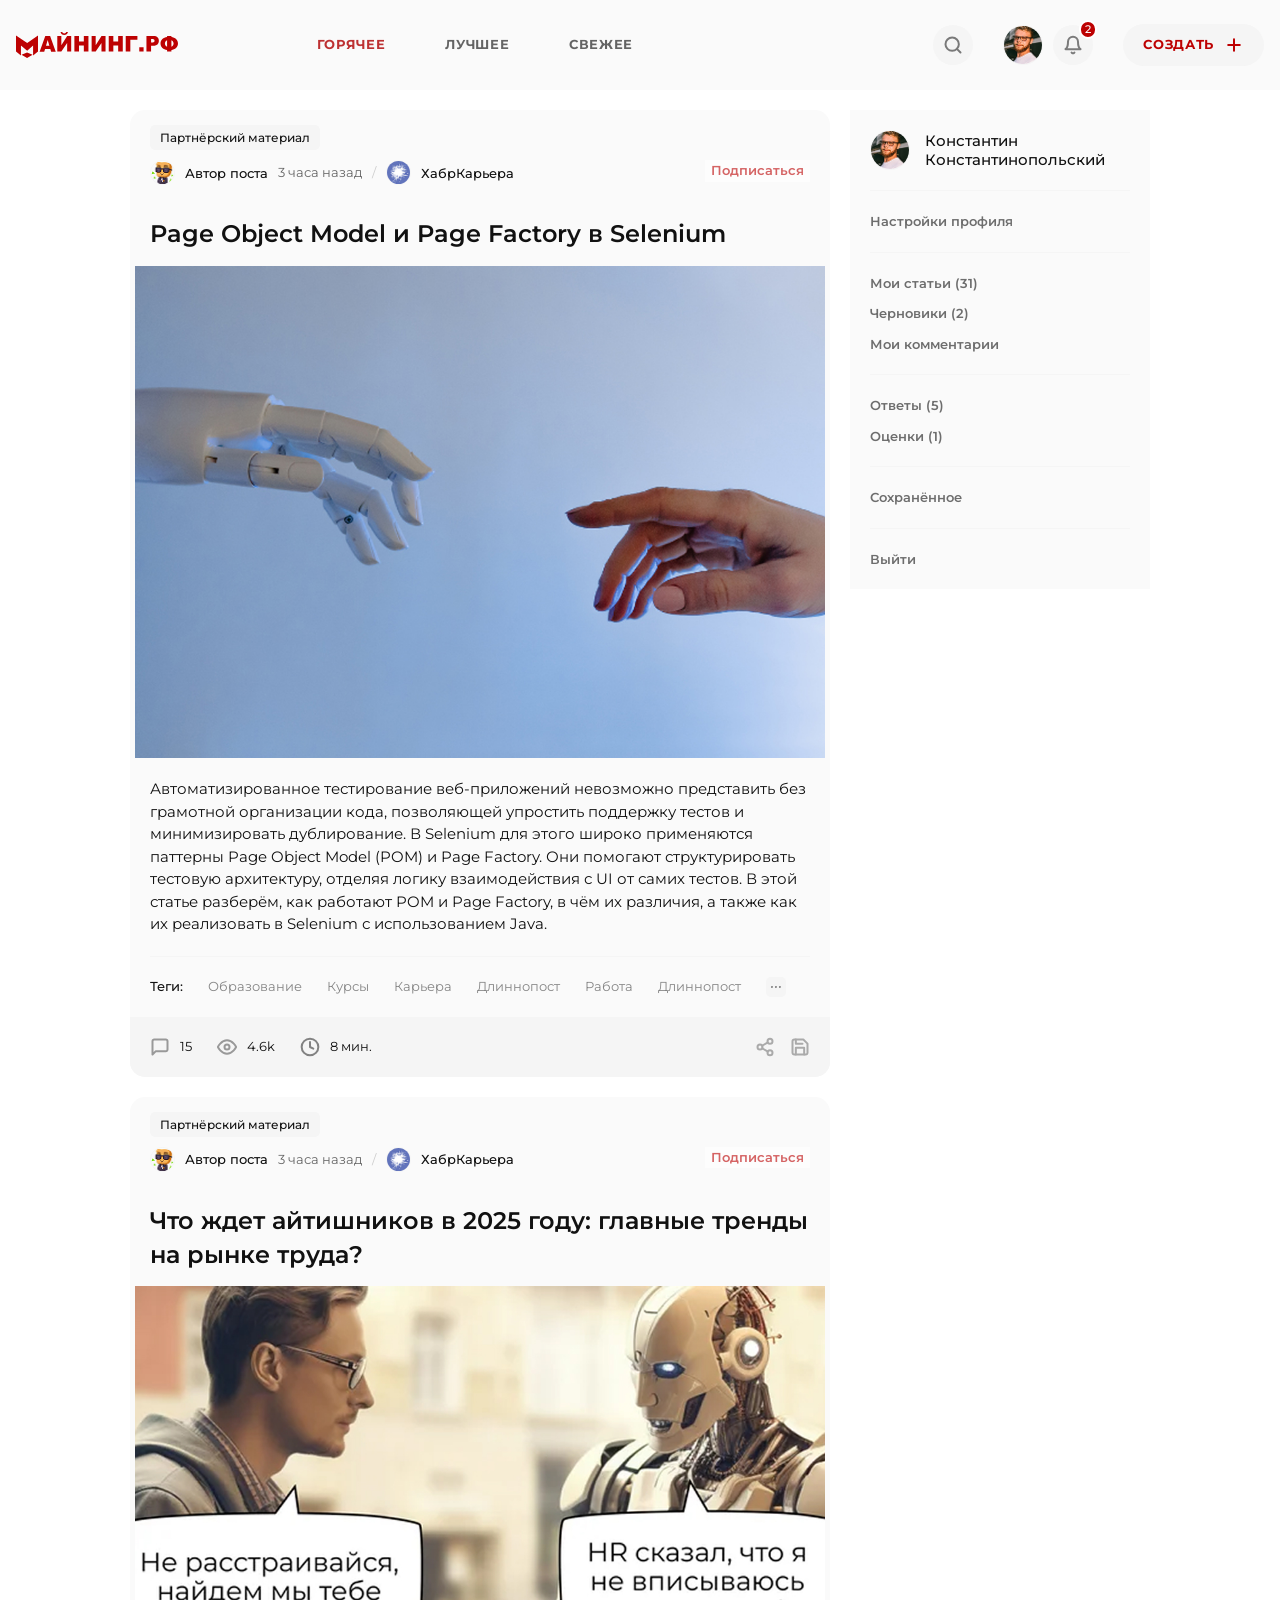
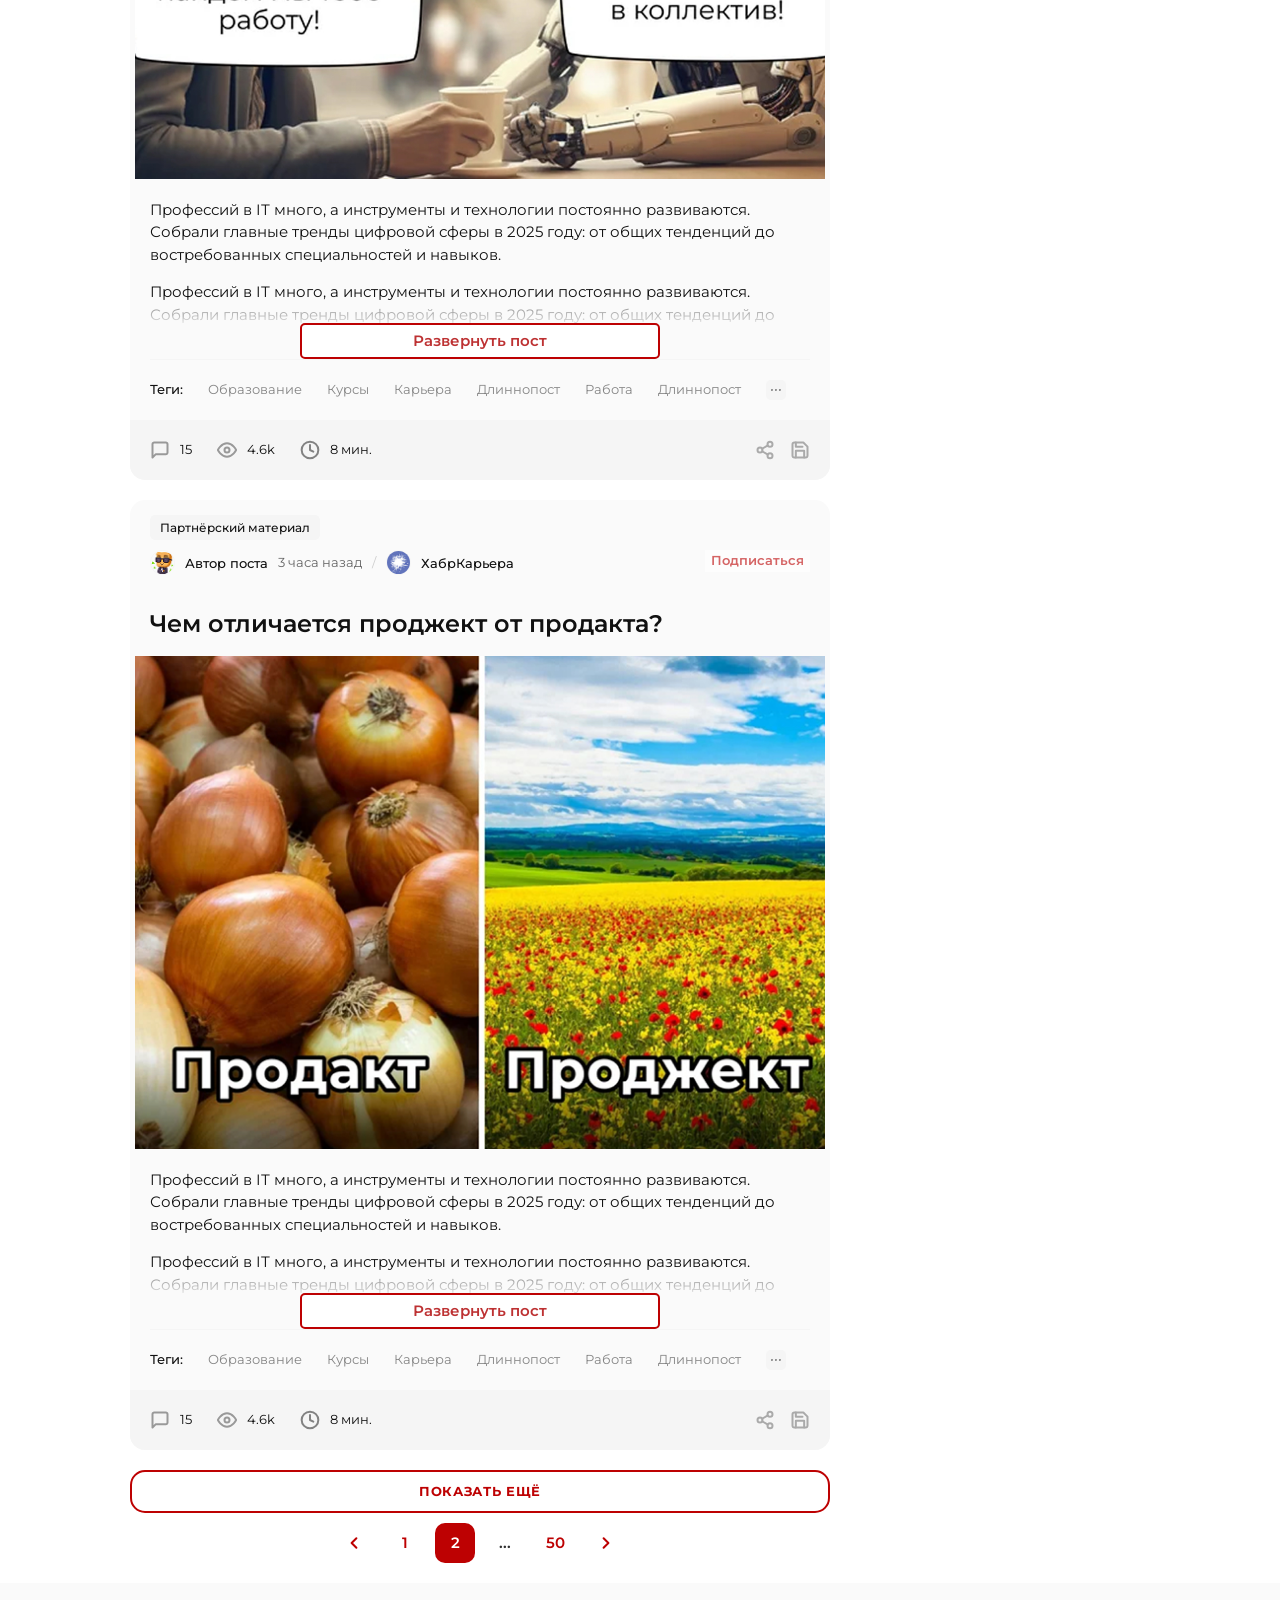
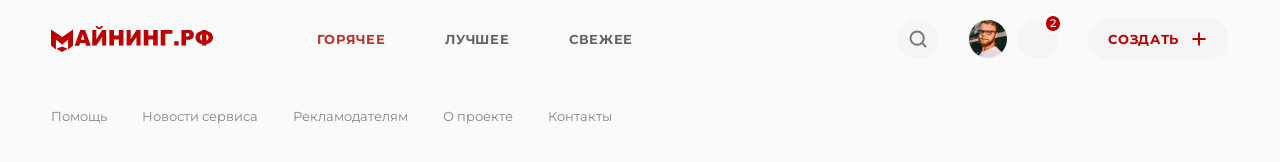
<file: index.html>
<!DOCTYPE html>
<html lang="en">
  <head>
    <meta charset="UTF-8" />
    <meta name="viewport" content="width=device-width, initial-scale=1.0" />
    <title>МАЙНИНГ.РФ</title>
    <link rel="shortcut icon" href="./favicon.ico" type="image/x-icon" />
    <link rel="stylesheet" href="./css/index.css" />
    <script type="module" src="./js/index.js" defer></script>
  </head>

  <body>
    <header class="header">
      <div class="header__wrapper">
        <div class="header__burger">
          <button class="header__burger-button"></button>
        </div>

        <div class="header__logo">
          <a class="header__logo-link" href="#">
            <img class="header__logo-link-image" src="./assets/logo.svg" alt="logo" />
          </a>
        </div>

        <nav class="header__nav">
          <ul class="header__nav-menu">
            <li class="header__nav-menu-item">
              <a class="header__nav-menu-item-link active" href="#">Горячее</a>
            </li>
            <li class="header__nav-menu-item">
              <a class="header__nav-menu-item-link" href="#">Лучшее</a>
            </li>
            <li class="header__nav-menu-item">
              <a class="header__nav-menu-item-link" href="#">Свежее</a>
            </li>
          </ul>

          <ul class="header__nav-submenu">
            <li class="header__nav-submenu-item">
              <a class="header__nav-submenu-item-link" href="#">Помощь</a>
            </li>
            <li class="header__nav-submenu-item">
              <a class="header__nav-submenu-item-link" href="#">Новости сервиса</a>
            </li>
            <li class="header__nav-submenu-item">
              <a class="header__nav-submenu-item-link" href="#">Рекламодателям</a>
            </li>
            <li class="header__nav-submenu-item">
              <a class="header__nav-submenu-item-link" href="#">О проекте</a>
            </li>
            <li class="header__nav-submenu-item">
              <a class="header__nav-submenu-item-link" href="#">Контакты</a>
            </li>
          </ul>
        </nav>

        <div class="header__controls">
          <div class="header__controls-search">
            <button class="header__controls-search-button"></button>
          </div>

          <div class="header__controls-user">
            <div class="header__controls-user-avatar">
              <img
                class="header__controls-user-avatar-image"
                src="./assets/avatar.jpg"
                alt="avatar"
              />
            </div>

            <div class="header__controls-user-notifications">
              <button class="header__controls-user-notifications-button">
                <span class="header__controls-user-notifications-button-counter">2</span>
              </button>
            </div>
          </div>

          <div class="header__controls-create">
            <button class="header__controls-create-button">
              <span class="header__controls-create-button-text">Создать</span>
            </button>
          </div>
        </div>
      </div>
    </header>

    <main class="main">
      <section class="blog">
        <div class="blog__wrapper">
          <div class="blog__content">
            <div class="blog-posts">
              <div class="blog-posts__content">
                <article class="blog-posts__post">
                  <div class="blog-posts__post-material">Партнёрский материал</div>

                  <div class="blog-posts__post-info">
                    <div class="blog-posts__post-info-main">
                      <div class="blog-posts__post-info-author">
                        <figure class="blog-posts__post-info-author-avatar">
                          <img
                            class="blog-posts__post-info-author-avatar-image"
                            src="./assets/avatar-2.jpg"
                            alt="avatar"
                          />
                        </figure>
                        <div class="blog-posts__post-info-author-name">Автор поста</div>
                      </div>

                      <div class="blog-posts__post-info-time">3 часа назад</div>

                      <div class="blog-posts__post-info-source">
                        <figure class="blog-posts__post-info-source-avatar">
                          <img
                            class="blog-posts__post-info-source-avatar-image"
                            src="./assets/avatar-3.jpg"
                            alt="avatar"
                          />
                        </figure>
                        <div class="blog-posts__post-info-source-name">ХабрКарьера</div>
                      </div>
                    </div>

                    <div class="blog-posts__post-info-subscribe">
                      <button class="blog-posts__post-info-subscribe-button">
                        <span class="blog-posts__post-info-subscribe-button-text">Подписаться</span>
                      </button>
                    </div>
                  </div>

                  <h3 class="blog-posts__post-title">
                    Page Object Model и Page Factory в Selenium
                  </h3>

                  <figure class="blog-posts__post-photo">
                    <img
                      class="blog-posts__post-photo-image"
                      src="./assets/post-image-1.jpg"
                      alt="image"
                    />
                  </figure>

                  <div class="blog-posts__post-text">
                    <p>
                      Автоматизированное тестирование веб-приложений невозможно представить без
                      грамотной организации кода, позволяющей упростить поддержку тестов и
                      минимизировать дублирование. В Selenium для этого широко применяются паттерны
                      Page Object Model (POM) и Page Factory. Они помогают структурировать тестовую
                      архитектуру, отделяя логику взаимодействия с UI от самих тестов. В этой статье
                      разберём, как работают POM и Page Factory, в чём их различия, а также как их
                      реализовать в Selenium с использованием Java.
                    </p>
                  </div>

                  <div class="blog-posts__post-expand">
                    <button class="blog-posts__post-expand-button">Развернуть пост</button>
                  </div>

                  <div class="blog-posts__post-tags">
                    <span class="blog-posts__post-tags-title">Теги:</span>
                    <span class="blog-posts__post-tags-item">Образование</span>
                    <span class="blog-posts__post-tags-item">Курсы</span>
                    <span class="blog-posts__post-tags-item">Карьера</span>
                    <span class="blog-posts__post-tags-item">Длиннопост</span>
                    <span class="blog-posts__post-tags-item">Работа</span>
                    <span class="blog-posts__post-tags-item">Длиннопост</span>
                    <button class="blog-posts__post-tags-more"></button>
                  </div>

                  <div class="blog-posts__post-details">
                    <div class="blog-posts__post-details-metrics">
                      <div class="blog-posts__post-details-metrics-item">
                        <img
                          class="blog-posts__post-details-metrics-item-image"
                          src="./assets/message-square.svg"
                          alt="icon"
                        />
                        <span class="blog-posts__post-details-metrics-item-text">15</span>
                      </div>
                      <div class="blog-posts__post-details-metrics-item">
                        <img
                          class="blog-posts__post-details-metrics-item-image"
                          src="./assets/eye.svg"
                          alt="icon"
                        />
                        <span class="blog-posts__post-details-metrics-item-text">4.6k</span>
                      </div>
                      <div class="blog-posts__post-details-metrics-item">
                        <img
                          class="blog-posts__post-details-metrics-item-image"
                          src="./assets/clock.svg"
                          alt="icon"
                        />
                        <span class="blog-posts__post-details-metrics-item-text">8 мин.</span>
                      </div>
                    </div>

                    <div class="blog-posts__post-details-controls">
                      <button class="blog-posts__post-details-controls-share"></button>
                      <button class="blog-posts__post-details-controls-save"></button>
                    </div>
                  </div>
                </article>

                <article class="blog-posts__post">
                  <div class="blog-posts__post-material">Партнёрский материал</div>

                  <div class="blog-posts__post-info">
                    <div class="blog-posts__post-info-main">
                      <div class="blog-posts__post-info-author">
                        <figure class="blog-posts__post-info-author-avatar">
                          <img
                            class="blog-posts__post-info-author-avatar-image"
                            src="./assets/avatar-2.jpg"
                            alt="avatar"
                          />
                        </figure>
                        <div class="blog-posts__post-info-author-name">Автор поста</div>
                      </div>

                      <div class="blog-posts__post-info-time">3 часа назад</div>

                      <div class="blog-posts__post-info-source">
                        <figure class="blog-posts__post-info-source-avatar">
                          <img
                            class="blog-posts__post-info-source-avatar-image"
                            src="./assets/avatar-3.jpg"
                            alt="avatar"
                          />
                        </figure>
                        <div class="blog-posts__post-info-source-name">ХабрКарьера</div>
                      </div>
                    </div>

                    <div class="blog-posts__post-info-subscribe">
                      <button class="blog-posts__post-info-subscribe-button">
                        <span class="blog-posts__post-info-subscribe-button-text">Подписаться</span>
                      </button>
                    </div>
                  </div>

                  <h3 class="blog-posts__post-title">
                    Что ждет айтишников в 2025 году: главные тренды на рынке труда⁠⁠?
                  </h3>

                  <figure class="blog-posts__post-photo">
                    <img
                      class="blog-posts__post-photo-image"
                      src="./assets/post-image-2.jpg"
                      alt="image"
                    />
                  </figure>

                  <div class="blog-posts__post-text">
                    <p>
                      Профессий в IТ много, а инструменты и технологии постоянно развиваются.
                      Собрали главные тренды цифровой сферы в 2025 году: от общих тенденций до
                      востребованных специальностей и навыков.
                    </p>
                    <p>
                      Профессий в IТ много, а инструменты и технологии постоянно развиваются.
                      Собрали главные тренды цифровой сферы в 2025 году: от общих тенденций до
                      востребованных специальностей и навыков.
                    </p>
                    <p>
                      Профессий в IТ много, а инструменты и технологии постоянно развиваются.
                      Собрали главные тренды цифровой сферы в 2025 году: от общих тенденций до
                      востребованных специальностей и навыков.
                    </p>
                    <p>
                      Профессий в IТ много, а инструменты и технологии постоянно развиваются.
                      Собрали главные тренды цифровой сферы в 2025 году: от общих тенденций до
                      востребованных специальностей и навыков.
                    </p>
                  </div>

                  <div class="blog-posts__post-expand">
                    <button class="blog-posts__post-expand-button">Развернуть пост</button>
                  </div>

                  <div class="blog-posts__post-tags">
                    <span class="blog-posts__post-tags-title">Теги:</span>
                    <span class="blog-posts__post-tags-item">Образование</span>
                    <span class="blog-posts__post-tags-item">Курсы</span>
                    <span class="blog-posts__post-tags-item">Карьера</span>
                    <span class="blog-posts__post-tags-item">Длиннопост</span>
                    <span class="blog-posts__post-tags-item">Работа</span>
                    <span class="blog-posts__post-tags-item">Длиннопост</span>
                    <button class="blog-posts__post-tags-more"></button>
                  </div>

                  <div class="blog-posts__post-details">
                    <div class="blog-posts__post-details-metrics">
                      <div class="blog-posts__post-details-metrics-item">
                        <img
                          class="blog-posts__post-details-metrics-item-image"
                          src="./assets/message-square.svg"
                          alt="icon"
                        />
                        <span class="blog-posts__post-details-metrics-item-text">15</span>
                      </div>
                      <div class="blog-posts__post-details-metrics-item">
                        <img
                          class="blog-posts__post-details-metrics-item-image"
                          src="./assets/eye.svg"
                          alt="icon"
                        />
                        <span class="blog-posts__post-details-metrics-item-text">4.6k</span>
                      </div>
                      <div class="blog-posts__post-details-metrics-item">
                        <img
                          class="blog-posts__post-details-metrics-item-image"
                          src="./assets/clock.svg"
                          alt="icon"
                        />
                        <span class="blog-posts__post-details-metrics-item-text">8 мин.</span>
                      </div>
                    </div>

                    <div class="blog-posts__post-details-controls">
                      <button class="blog-posts__post-details-controls-share"></button>
                      <button class="blog-posts__post-details-controls-save"></button>
                    </div>
                  </div>
                </article>

                <article class="blog-posts__post">
                  <div class="blog-posts__post-material">Партнёрский материал</div>

                  <div class="blog-posts__post-info">
                    <div class="blog-posts__post-info-main">
                      <div class="blog-posts__post-info-author">
                        <figure class="blog-posts__post-info-author-avatar">
                          <img
                            class="blog-posts__post-info-author-avatar-image"
                            src="./assets/avatar-2.jpg"
                            alt="avatar"
                          />
                        </figure>
                        <div class="blog-posts__post-info-author-name">Автор поста</div>
                      </div>

                      <div class="blog-posts__post-info-time">3 часа назад</div>

                      <div class="blog-posts__post-info-source">
                        <figure class="blog-posts__post-info-source-avatar">
                          <img
                            class="blog-posts__post-info-source-avatar-image"
                            src="./assets/avatar-3.jpg"
                            alt="avatar"
                          />
                        </figure>
                        <div class="blog-posts__post-info-source-name">ХабрКарьера</div>
                      </div>
                    </div>

                    <div class="blog-posts__post-info-subscribe">
                      <button class="blog-posts__post-info-subscribe-button">
                        <span class="blog-posts__post-info-subscribe-button-text">Подписаться</span>
                      </button>
                    </div>
                  </div>

                  <h3 class="blog-posts__post-title">Чем отличается проджект от продакта?⁠⁠</h3>

                  <figure class="blog-posts__post-photo">
                    <img
                      class="blog-posts__post-photo-image"
                      src="./assets/post-image-3.jpg"
                      alt="image"
                    />
                  </figure>

                  <div class="blog-posts__post-text">
                    <p>
                      Профессий в IТ много, а инструменты и технологии постоянно развиваются.
                      Собрали главные тренды цифровой сферы в 2025 году: от общих тенденций до
                      востребованных специальностей и навыков.
                    </p>
                    <p>
                      Профессий в IТ много, а инструменты и технологии постоянно развиваются.
                      Собрали главные тренды цифровой сферы в 2025 году: от общих тенденций до
                      востребованных специальностей и навыков.
                    </p>
                    <p>
                      Профессий в IТ много, а инструменты и технологии постоянно развиваются.
                      Собрали главные тренды цифровой сферы в 2025 году: от общих тенденций до
                      востребованных специальностей и навыков.
                    </p>
                    <p>
                      Профессий в IТ много, а инструменты и технологии постоянно развиваются.
                      Собрали главные тренды цифровой сферы в 2025 году: от общих тенденций до
                      востребованных специальностей и навыков.
                    </p>
                  </div>

                  <div class="blog-posts__post-expand">
                    <button class="blog-posts__post-expand-button">Развернуть пост</button>
                  </div>

                  <div class="blog-posts__post-tags">
                    <span class="blog-posts__post-tags-title">Теги:</span>
                    <span class="blog-posts__post-tags-item">Образование</span>
                    <span class="blog-posts__post-tags-item">Курсы</span>
                    <span class="blog-posts__post-tags-item">Карьера</span>
                    <span class="blog-posts__post-tags-item">Длиннопост</span>
                    <span class="blog-posts__post-tags-item">Работа</span>
                    <span class="blog-posts__post-tags-item">Длиннопост</span>
                    <button class="blog-posts__post-tags-more"></button>
                  </div>

                  <div class="blog-posts__post-details">
                    <div class="blog-posts__post-details-metrics">
                      <div class="blog-posts__post-details-metrics-item">
                        <img
                          class="blog-posts__post-details-metrics-item-image"
                          src="./assets/message-square.svg"
                          alt="icon"
                        />
                        <span class="blog-posts__post-details-metrics-item-text">15</span>
                      </div>
                      <div class="blog-posts__post-details-metrics-item">
                        <img
                          class="blog-posts__post-details-metrics-item-image"
                          src="./assets/eye.svg"
                          alt="icon"
                        />
                        <span class="blog-posts__post-details-metrics-item-text">4.6k</span>
                      </div>
                      <div class="blog-posts__post-details-metrics-item">
                        <img
                          class="blog-posts__post-details-metrics-item-image"
                          src="./assets/clock.svg"
                          alt="icon"
                        />
                        <span class="blog-posts__post-details-metrics-item-text">8 мин.</span>
                      </div>
                    </div>

                    <div class="blog-posts__post-details-controls">
                      <button class="blog-posts__post-details-controls-share"></button>
                      <button class="blog-posts__post-details-controls-save"></button>
                    </div>
                  </div>
                </article>
              </div>

              <div class="blog-posts__more">
                <button class="blog-posts__more-button">Показать ещё</button>
              </div>
            </div>

            <div class="pagination">
              <a class="pagination__prev" href="#"></a>

              <div class="pagination__pages">
                <a class="pagination__page" href="#">1</a>
                <a class="pagination__page active" href="#">2</a>
                <span class="pagination__divider">...</span>
                <a class="pagination__page" href="#">50</a>
              </div>

              <a class="pagination__next" href="#"></a>
            </div>
          </div>

          <aside class="blog__sidebar">
            <div class="blog-sidebar">
              <div class="blog-sidebar__user">
                <figure class="blog-sidebar__user-avatar">
                  <img
                    class="blog-sidebar__user-avatar-image"
                    src="./assets/avatar.jpg"
                    alt="avatar"
                  />
                </figure>
                <div class="blog-sidebar__user-name">Константин Константинопольский</div>
              </div>

              <div class="blog-sidebar__controls">
                <ul class="blog-sidebar__controls-menu">
                  <li class="blog-sidebar__controls-menu-item">
                    <button class="blog-sidebar__controls-menu-item-button">
                      Настройки профиля
                    </button>
                  </li>
                </ul>

                <ul class="blog-sidebar__controls-menu">
                  <li class="blog-sidebar__controls-menu-item">
                    <a class="blog-sidebar__controls-menu-item-button" href="#">
                      Мои статьи (31)
                    </a>
                  </li>
                  <li class="blog-sidebar__controls-menu-item">
                    <a class="blog-sidebar__controls-menu-item-button" href="#"> Черновики (2) </a>
                  </li>
                  <li class="blog-sidebar__controls-menu-item">
                    <a class="blog-sidebar__controls-menu-item-button" href="#">
                      Мои комментарии
                    </a>
                  </li>
                </ul>

                <ul class="blog-sidebar__controls-menu">
                  <li class="blog-sidebar__controls-menu-item">
                    <a class="blog-sidebar__controls-menu-item-button" href="#"> Ответы (5) </a>
                  </li>
                  <li class="blog-sidebar__controls-menu-item">
                    <a class="blog-sidebar__controls-menu-item-button" href="#"> Оценки (1) </a>
                  </li>
                </ul>

                <ul class="blog-sidebar__controls-menu">
                  <li class="blog-sidebar__controls-menu-item">
                    <a class="blog-sidebar__controls-menu-item-button" href="#"> Сохранённое </a>
                  </li>
                </ul>

                <ul class="blog-sidebar__controls-menu">
                  <li class="blog-sidebar__controls-menu-item">
                    <button class="blog-sidebar__controls-menu-item-button">
                      Выйти
                    </button>
                  </li>
                </ul>
              </div>
            </div>
          </aside>
        </div>
      </section>
    </main>

    <footer class="footer">
      <div class="footer__wrapper">
        <div class="footer__burger">
          <button class="footer__burger-button"></button>
        </div>

        <div class="footer__logo">
          <a class="footer__logo-link" href="#">
            <img class="footer__logo-link-image" src="./assets/logo.svg" alt="logo" />
          </a>
        </div>

        <nav class="footer__nav">
          <ul class="footer__nav-menu">
            <li class="footer__nav-menu-item">
              <a class="footer__nav-menu-item-link active" href="#">Горячее</a>
            </li>
            <li class="footer__nav-menu-item">
              <a class="footer__nav-menu-item-link" href="#">Лучшее</a>
            </li>
            <li class="footer__nav-menu-item">
              <a class="footer__nav-menu-item-link" href="#">Свежее</a>
            </li>
          </ul>

         
        </nav>

        <div class="footer__controls">
          <div class="footer__controls-search">
            <button class="footer__controls-search-button"></button>
          </div>

          <div class="footer__controls-user">
            <div class="footer__controls-user-avatar">
              <img
                class="footer__controls-user-avatar-image"
                src="./assets/avatar.jpg"
                alt="avatar"
              />
            </div>

            <div class="footer__controls-user-notifications">
              <button class="footer__controls-user-notifications-button">
                <span class="footer__controls-user-notifications-button-counter">2</span>
              </button>
            </div>
          </div>

          <div class="footer__controls-create">
            <button class="footer__controls-create-button">
              <span class="footer__controls-create-button-text">Создать</span>
            </button>
          </div>
        </div>
      </div>

      <div class="footer__wrapper">
        <ul class="footer__submenu">
          <li class="footer__submenu-item">
            <a class="footer__submenu-item-link" href="#">Помощь</a>
          </li>
          <li class="footer__submenu-item">
            <a class="footer__submenu-item-link" href="#">Новости сервиса</a>
          </li>
          <li class="footer__submenu-item">
            <a class="footer__submenu-item-link" href="#">Рекламодателям</a>
          </li>
          <li class="footer__submenu-item">
            <a class="footer__submenu-item-link" href="#">О проекте</a>
          </li>
          <li class="footer__submenu-item">
            <a class="footer__submenu-item-link" href="#">Контакты</a>
          </li>
        </ul>
      </div>
    </footer>
  </body>
</html>
</file>
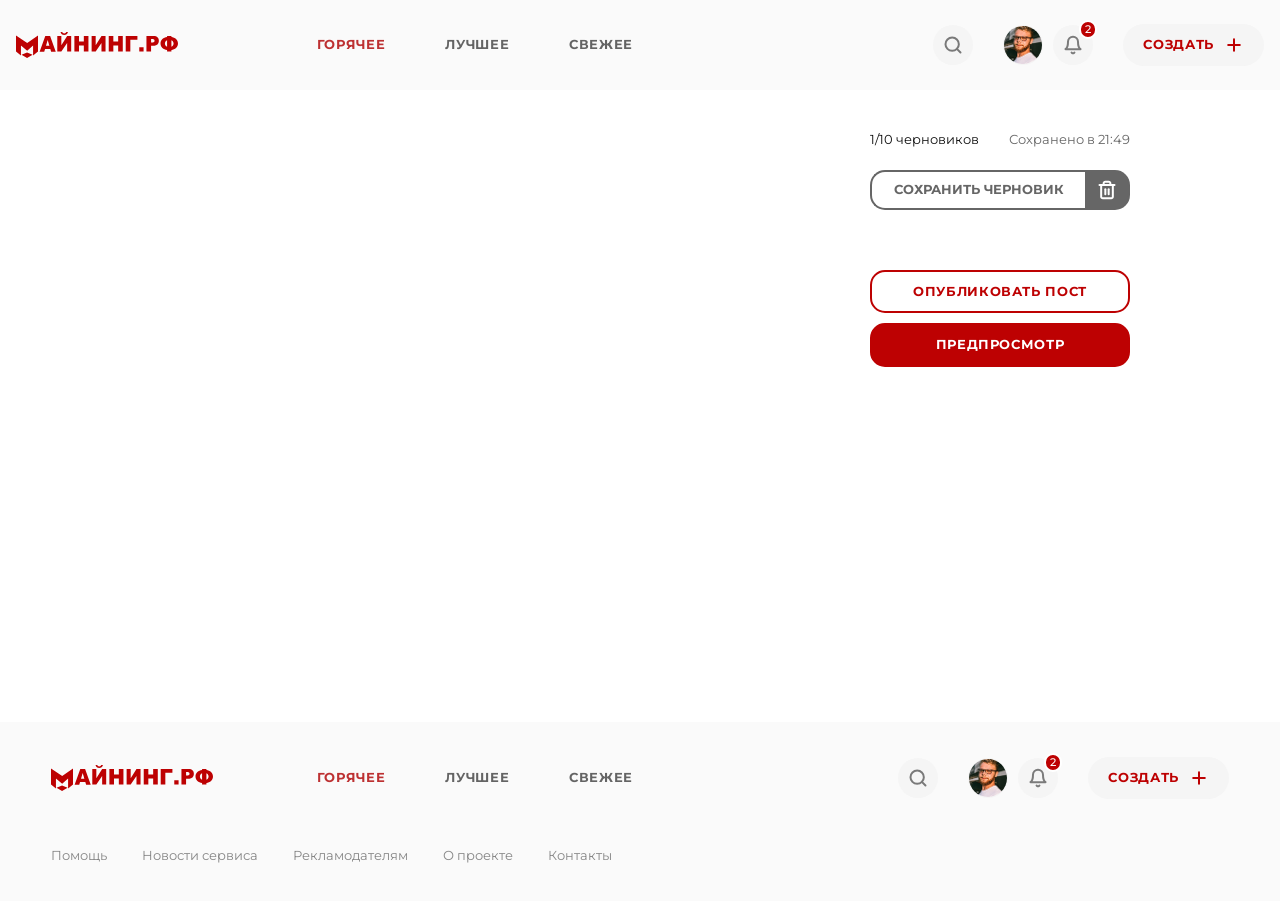
<file: create-post.html>
<!DOCTYPE html>
<html lang="en">
  <head>
    <meta charset="UTF-8" />
    <meta name="viewport" content="width=device-width, initial-scale=1.0" />
    <title>МАЙНИНГ.РФ</title>
    <link rel="shortcut icon" href="./favicon.ico" type="image/x-icon" />
    <link rel="stylesheet" href="./css/index.css" />
    <script type="module" src="./js/index.js" defer></script>
    <script src="./js/tinymce.min.js"></script>
    <script src="./js/create-post.js"></script>
  </head>

  <body>
    <header class="header">
      <div class="header__wrapper">
        <div class="header__burger">
          <button class="header__burger-button"></button>
        </div>

        <div class="header__logo">
          <a class="header__logo-link" href="#">
            <img class="header__logo-link-image" src="./assets/logo.svg" alt="logo" />
          </a>
        </div>

        <nav class="header__nav">
          <ul class="header__nav-menu">
            <li class="header__nav-menu-item">
              <a class="header__nav-menu-item-link active" href="#">Горячее</a>
            </li>
            <li class="header__nav-menu-item">
              <a class="header__nav-menu-item-link" href="#">Лучшее</a>
            </li>
            <li class="header__nav-menu-item">
              <a class="header__nav-menu-item-link" href="#">Свежее</a>
            </li>
          </ul>

          <ul class="header__nav-submenu">
            <li class="header__nav-submenu-item">
              <a class="header__nav-submenu-item-link" href="#">Помощь</a>
            </li>
            <li class="header__nav-submenu-item">
              <a class="header__nav-submenu-item-link" href="#">Новости сервиса</a>
            </li>
            <li class="header__nav-submenu-item">
              <a class="header__nav-submenu-item-link" href="#">Рекламодателям</a>
            </li>
            <li class="header__nav-submenu-item">
              <a class="header__nav-submenu-item-link" href="#">О проекте</a>
            </li>
            <li class="header__nav-submenu-item">
              <a class="header__nav-submenu-item-link" href="#">Контакты</a>
            </li>
          </ul>
        </nav>

        <div class="header__controls">
          <div class="header__controls-search">
            <button class="header__controls-search-button"></button>
          </div>

          <div class="header__controls-user">
            <div class="header__controls-user-avatar">
              <img
                class="header__controls-user-avatar-image"
                src="./assets/avatar.jpg"
                alt="avatar"
              />
            </div>

            <div class="header__controls-user-notifications">
              <button class="header__controls-user-notifications-button">
                <span class="header__controls-user-notifications-button-counter">2</span>
              </button>
            </div>
          </div>

          <div class="header__controls-create">
            <button class="header__controls-create-button">
              <span class="header__controls-create-button-text">Создать</span>
            </button>
          </div>
        </div>
      </div>
    </header>

    <main class="main">
      <section class="create-post">
        <div class="create-post__wrapper">
          <div class="create-post__editor">
            <form class="create-post__form">
              <textarea id="createPostTextarea"></textarea>
            </form>
          </div>

          <div class="create-post__sidebar">
            <div class="create-post__sidebar-info">
              <div class="create-post__sidebar-info-counter">1/10 черновиков</div>
              <div class="create-post__sidebar-info-date">Сохранено в 21:49</div>
            </div>

            <div class="create-post__sidebar-draft">
              <button class="create-post__sidebar-draft-save">Сохранить черновик</button>
              <button class="create-post__sidebar-draft-delete delete-drafts"></button>
            </div>

            <div class="create-post__sidebar-controls">
              <button class="create-post__sidebar-controls-public">Опубликовать пост</button>
              <button class="create-post__sidebar-controls-preview">Предпросмотр</button>
            </div>
          </div>
        </div>
      </section>
    </main>

    <footer class="footer">
      <div class="footer__wrapper">
        <div class="footer__burger">
          <button class="footer__burger-button"></button>
        </div>

        <div class="footer__logo">
          <a class="footer__logo-link" href="#">
            <img class="footer__logo-link-image" src="./assets/logo.svg" alt="logo" />
          </a>
        </div>

        <nav class="footer__nav">
          <ul class="footer__nav-menu">
            <li class="footer__nav-menu-item">
              <a class="footer__nav-menu-item-link active" href="#">Горячее</a>
            </li>
            <li class="footer__nav-menu-item">
              <a class="footer__nav-menu-item-link" href="#">Лучшее</a>
            </li>
            <li class="footer__nav-menu-item">
              <a class="footer__nav-menu-item-link" href="#">Свежее</a>
            </li>
          </ul>
        </nav>

        <div class="footer__controls">
          <div class="footer__controls-search">
            <button class="footer__controls-search-button"></button>
          </div>

          <div class="footer__controls-user">
            <div class="footer__controls-user-avatar">
              <img
                class="footer__controls-user-avatar-image"
                src="./assets/avatar.jpg"
                alt="avatar"
              />
            </div>

            <div class="footer__controls-user-notifications">
              <button class="footer__controls-user-notifications-button">
                <span class="footer__controls-user-notifications-button-counter">2</span>
              </button>
            </div>
          </div>

          <div class="footer__controls-create">
            <button class="footer__controls-create-button">
              <span class="footer__controls-create-button-text">Создать</span>
            </button>
          </div>
        </div>
      </div>

      <div class="footer__wrapper">
        <ul class="footer__submenu">
          <li class="footer__submenu-item">
            <a class="footer__submenu-item-link" href="#">Помощь</a>
          </li>
          <li class="footer__submenu-item">
            <a class="footer__submenu-item-link" href="#">Новости сервиса</a>
          </li>
          <li class="footer__submenu-item">
            <a class="footer__submenu-item-link" href="#">Рекламодателям</a>
          </li>
          <li class="footer__submenu-item">
            <a class="footer__submenu-item-link" href="#">О проекте</a>
          </li>
          <li class="footer__submenu-item">
            <a class="footer__submenu-item-link" href="#">Контакты</a>
          </li>
        </ul>
      </div>
    </footer>

    <div class="modal modal-delete-draft modal-login">
      <div class="modal__body">
        <div class="modal__content">
          <div class="modal-delete-draft__wrapper">
            <div class="modal-delete-draft__title">Удалить черновик?</div>
            <div class="modal-delete-draft__description">
              Пост исчезнет насовсем и полностью - корзина, пока, не предусмотрена
            </div>
            <div class="modal-delete-draft__controls">
              <button class="modal-delete-draft__controls-yes">Да, удалить</button>
              <button class="modal-delete-draft__controls-no">Нет, оставить</button>
            </div>
          </div>
        </div>

        <div class="modal__close">
          <button class="modal__close-button"></button>
        </div>
      </div>
    </div>
  </body>
</html>
</file>
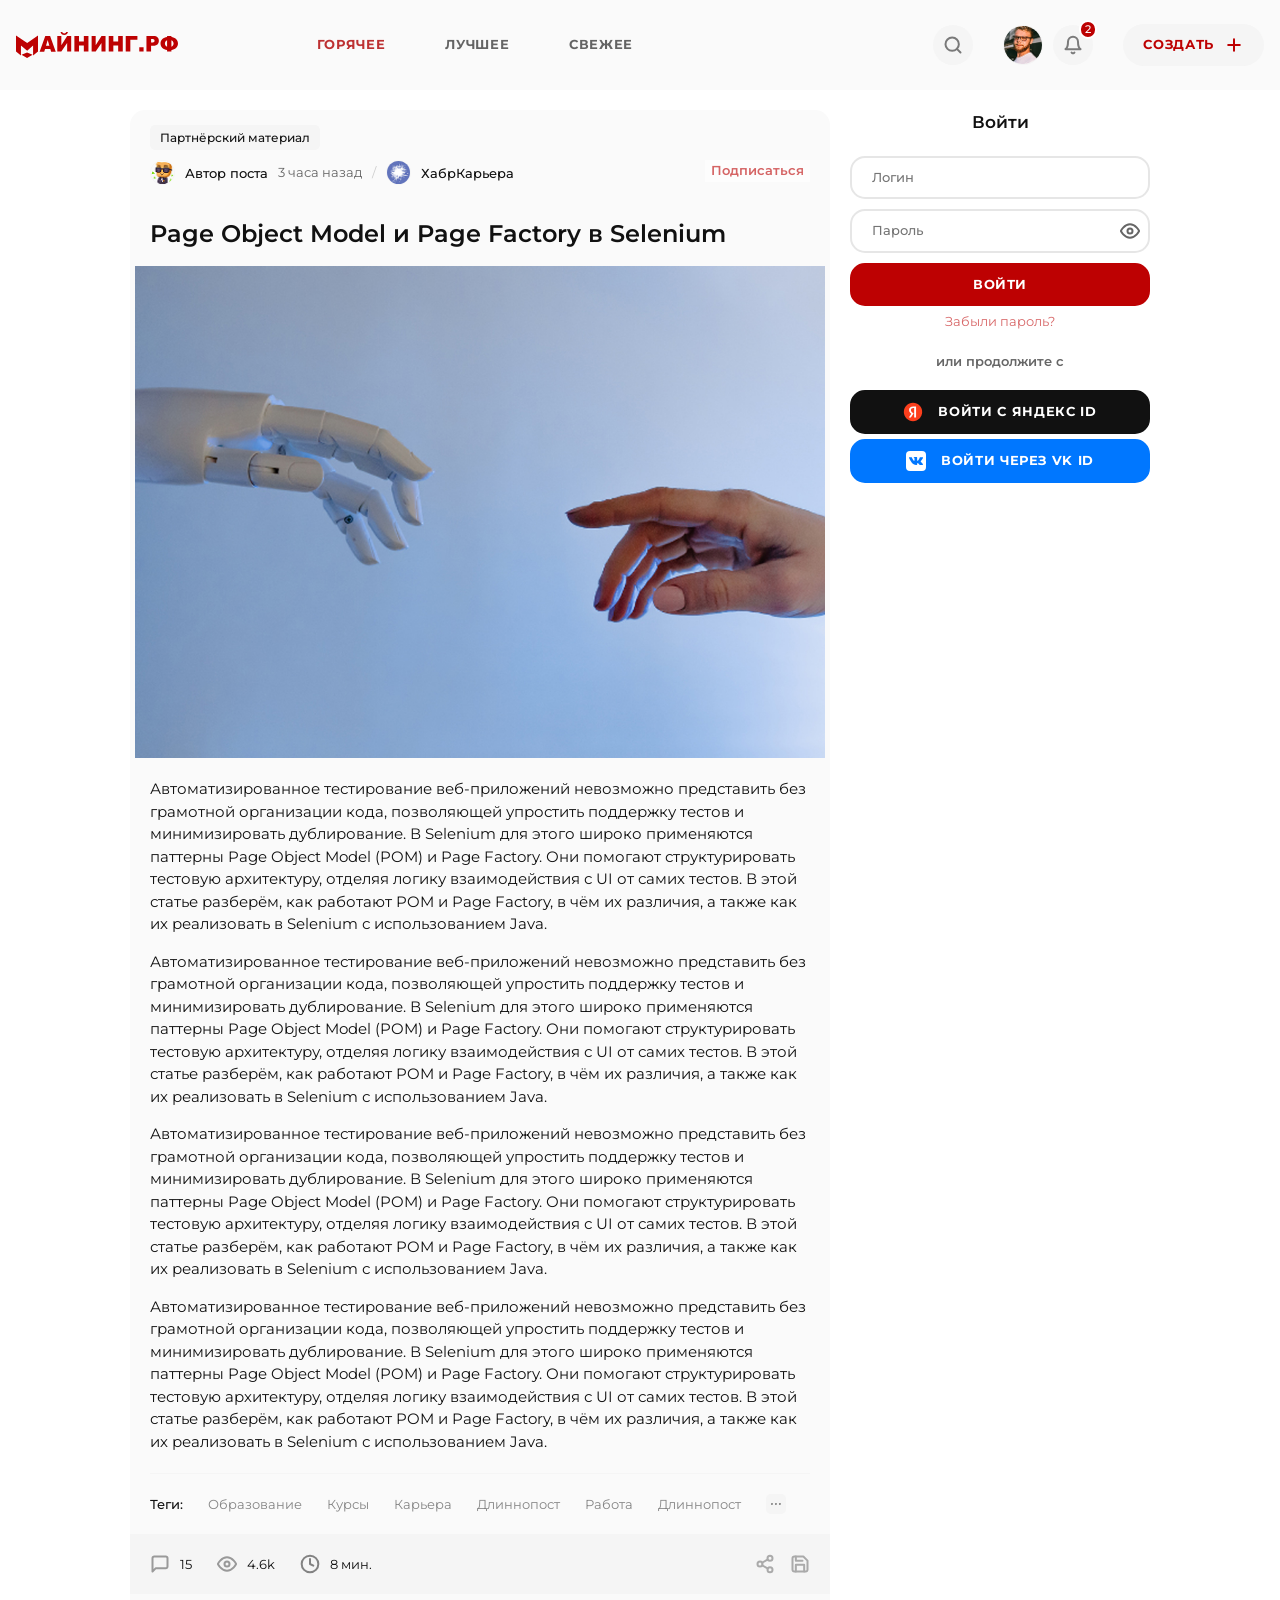
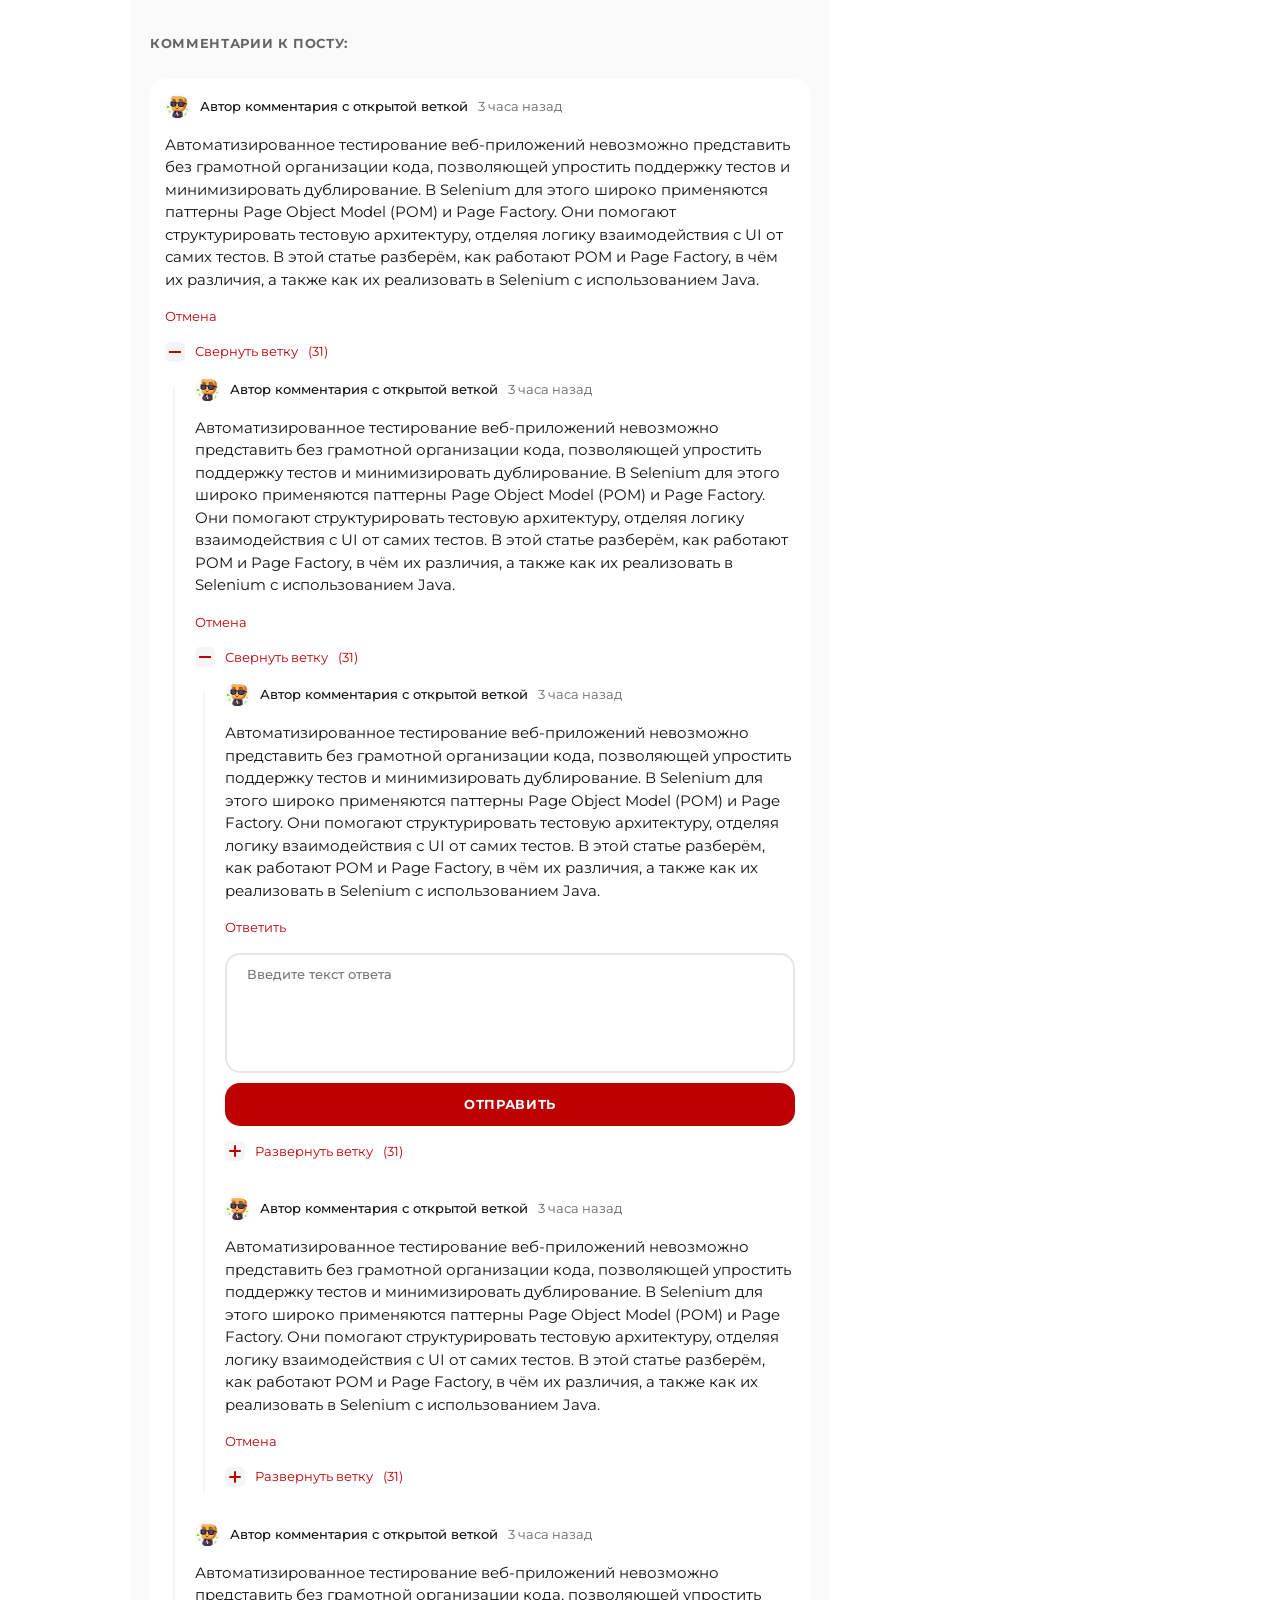
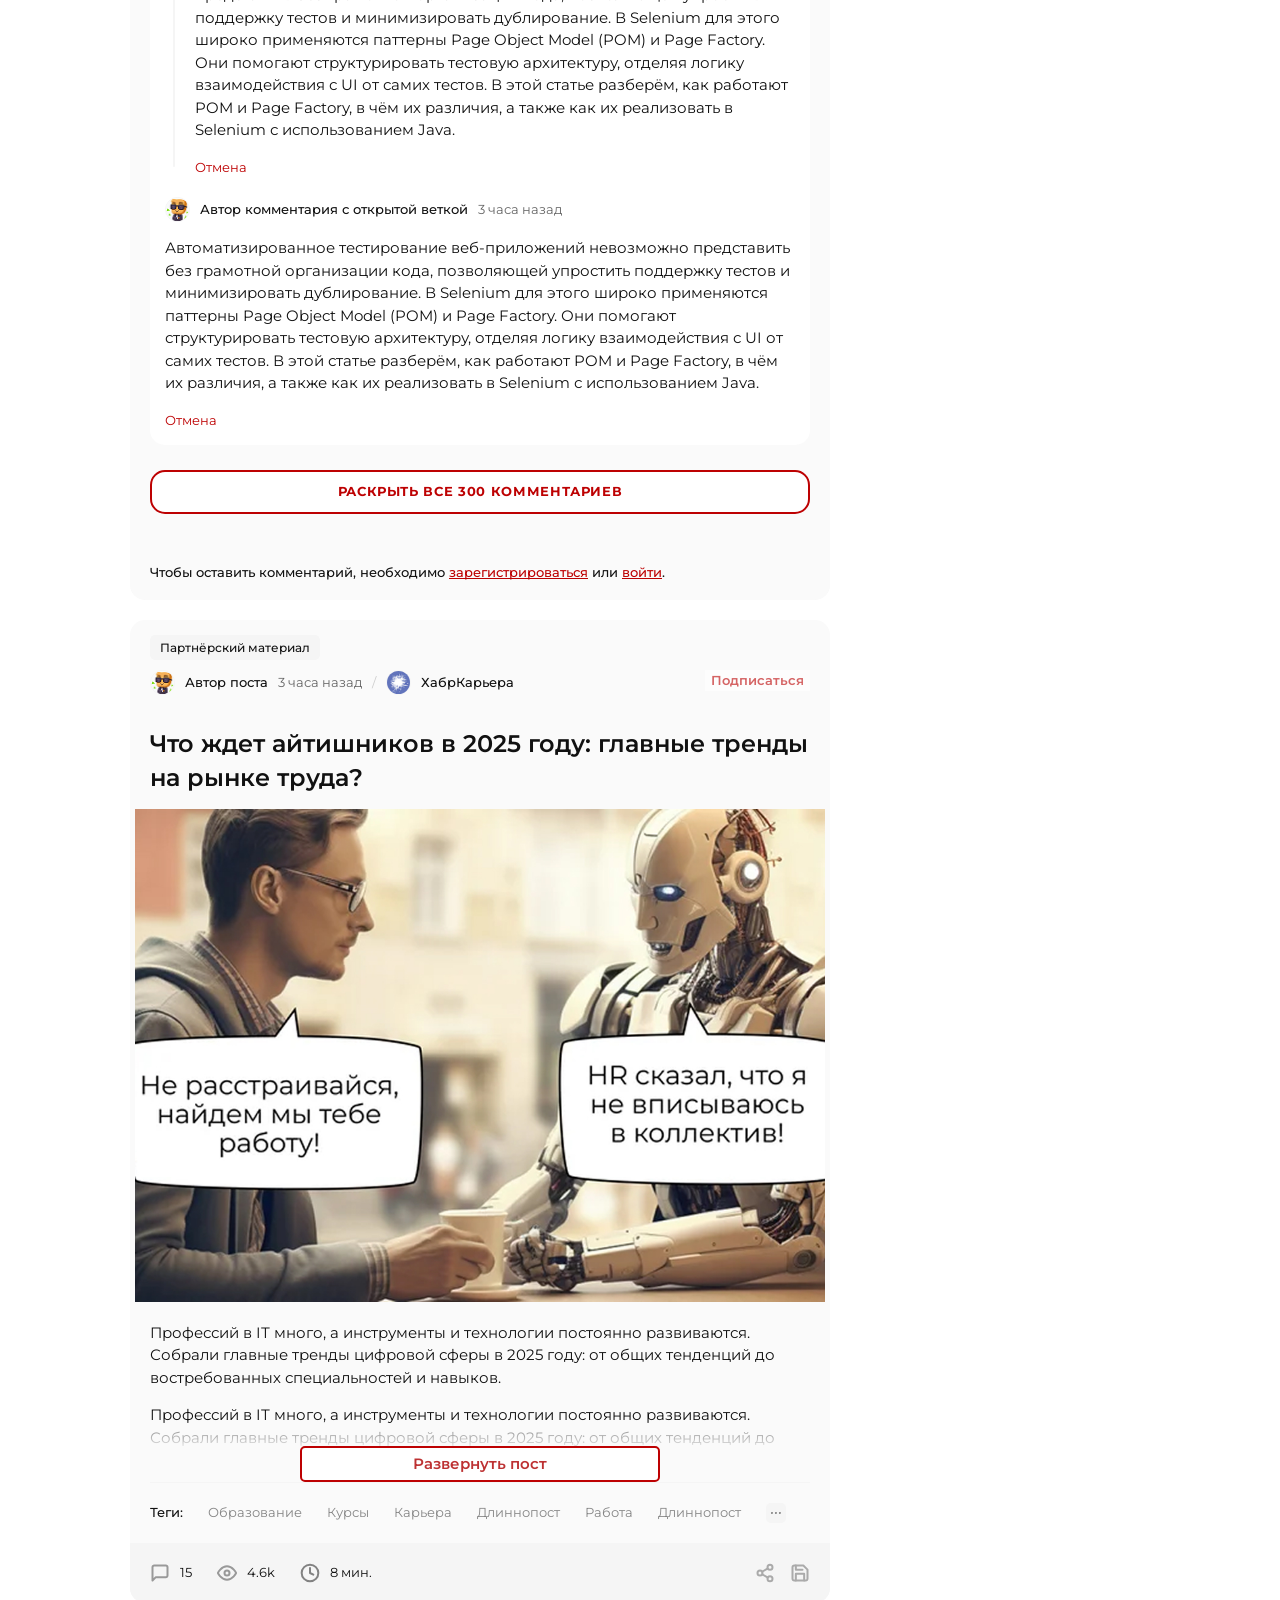
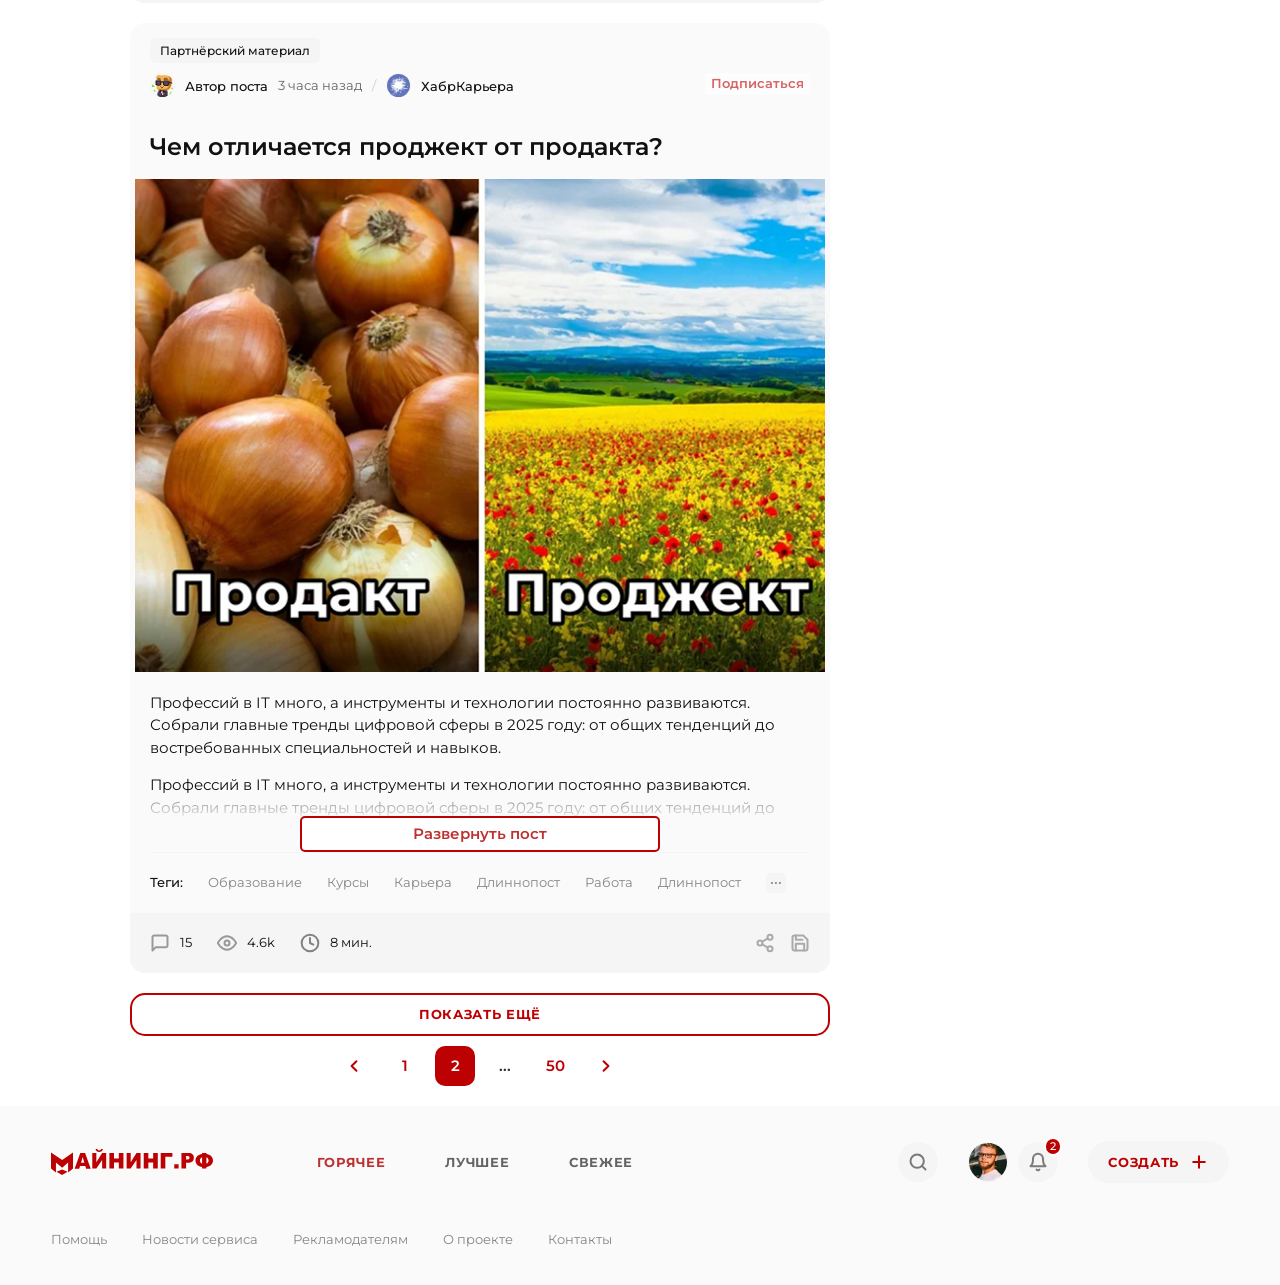
<file: post.html>
<!DOCTYPE html>
<html lang="en">
  <head>
    <meta charset="UTF-8" />
    <meta name="viewport" content="width=device-width, initial-scale=1.0" />
    <title>МАЙНИНГ.РФ</title>
    <link rel="shortcut icon" href="./favicon.ico" type="image/x-icon" />
    <link rel="stylesheet" href="./css/index.css" />
    <script type="module" src="./js/index.js" defer></script>
  </head>

  <body>
    <header class="header">
      <div class="header__wrapper">
        <div class="header__burger">
          <button class="header__burger-button"></button>
        </div>

        <div class="header__logo">
          <a class="header__logo-link" href="#">
            <img class="header__logo-link-image" src="./assets/logo.svg" alt="logo" />
          </a>
        </div>

        <nav class="header__nav">
          <ul class="header__nav-menu">
            <li class="header__nav-menu-item">
              <a class="header__nav-menu-item-link active" href="#">Горячее</a>
            </li>
            <li class="header__nav-menu-item">
              <a class="header__nav-menu-item-link" href="#">Лучшее</a>
            </li>
            <li class="header__nav-menu-item">
              <a class="header__nav-menu-item-link" href="#">Свежее</a>
            </li>
          </ul>

          <ul class="header__nav-submenu">
            <li class="header__nav-submenu-item">
              <a class="header__nav-submenu-item-link" href="#">Помощь</a>
            </li>
            <li class="header__nav-submenu-item">
              <a class="header__nav-submenu-item-link" href="#">Новости сервиса</a>
            </li>
            <li class="header__nav-submenu-item">
              <a class="header__nav-submenu-item-link" href="#">Рекламодателям</a>
            </li>
            <li class="header__nav-submenu-item">
              <a class="header__nav-submenu-item-link" href="#">О проекте</a>
            </li>
            <li class="header__nav-submenu-item">
              <a class="header__nav-submenu-item-link" href="#">Контакты</a>
            </li>
          </ul>
        </nav>

        <div class="header__controls">
          <div class="header__controls-search">
            <button class="header__controls-search-button"></button>
          </div>

          <div class="header__controls-user">
            <div class="header__controls-user-avatar">
              <img
                class="header__controls-user-avatar-image"
                src="./assets/avatar.jpg"
                alt="avatar"
              />
            </div>

            <div class="header__controls-user-notifications">
              <button class="header__controls-user-notifications-button">
                <span class="header__controls-user-notifications-button-counter">2</span>
              </button>
            </div>
          </div>

          <div class="header__controls-create">
            <button class="header__controls-create-button">
              <span class="header__controls-create-button-text">Создать</span>
            </button>
          </div>
        </div>
      </div>
    </header>

    <main class="main">
      <section class="blog">
        <div class="blog__wrapper">
          <div class="blog__content">
            <article class="post">
              <div class="post__material">Партнёрский материал</div>

              <div class="post__info">
                <div class="post__info-main">
                  <div class="post__info-author">
                    <figure class="post__info-author-avatar">
                      <img
                        class="post__info-author-avatar-image"
                        src="./assets/avatar-2.jpg"
                        alt="avatar"
                      />
                    </figure>
                    <div class="post__info-author-name">Автор поста</div>
                  </div>

                  <div class="post__info-time">3 часа назад</div>

                  <div class="post__info-source">
                    <figure class="post__info-source-avatar">
                      <img
                        class="post__info-source-avatar-image"
                        src="./assets/avatar-3.jpg"
                        alt="avatar"
                      />
                    </figure>
                    <div class="post__info-source-name">ХабрКарьера</div>
                  </div>
                </div>

                <div class="post__info-subscribe">
                  <button class="post__info-subscribe-button">
                    <span class="post__info-subscribe-button-text">Подписаться</span>
                  </button>
                </div>
              </div>

              <h3 class="post__title">Page Object Model и Page Factory в Selenium</h3>

              <figure class="post__photo">
                <img class="post__photo-image" src="./assets/post-image-1.jpg" alt="image" />
              </figure>

              <div class="post__text">
                <p>
                  Автоматизированное тестирование веб-приложений невозможно представить без
                  грамотной организации кода, позволяющей упростить поддержку тестов и
                  минимизировать дублирование. В Selenium для этого широко применяются паттерны Page
                  Object Model (POM) и Page Factory. Они помогают структурировать тестовую
                  архитектуру, отделяя логику взаимодействия с UI от самих тестов. В этой статье
                  разберём, как работают POM и Page Factory, в чём их различия, а также как их
                  реализовать в Selenium с использованием Java.
                </p>
                <p>
                  Автоматизированное тестирование веб-приложений невозможно представить без
                  грамотной организации кода, позволяющей упростить поддержку тестов и
                  минимизировать дублирование. В Selenium для этого широко применяются паттерны Page
                  Object Model (POM) и Page Factory. Они помогают структурировать тестовую
                  архитектуру, отделяя логику взаимодействия с UI от самих тестов. В этой статье
                  разберём, как работают POM и Page Factory, в чём их различия, а также как их
                  реализовать в Selenium с использованием Java.
                </p>
                <p>
                  Автоматизированное тестирование веб-приложений невозможно представить без
                  грамотной организации кода, позволяющей упростить поддержку тестов и
                  минимизировать дублирование. В Selenium для этого широко применяются паттерны Page
                  Object Model (POM) и Page Factory. Они помогают структурировать тестовую
                  архитектуру, отделяя логику взаимодействия с UI от самих тестов. В этой статье
                  разберём, как работают POM и Page Factory, в чём их различия, а также как их
                  реализовать в Selenium с использованием Java.
                </p>
                <p>
                  Автоматизированное тестирование веб-приложений невозможно представить без
                  грамотной организации кода, позволяющей упростить поддержку тестов и
                  минимизировать дублирование. В Selenium для этого широко применяются паттерны Page
                  Object Model (POM) и Page Factory. Они помогают структурировать тестовую
                  архитектуру, отделяя логику взаимодействия с UI от самих тестов. В этой статье
                  разберём, как работают POM и Page Factory, в чём их различия, а также как их
                  реализовать в Selenium с использованием Java.
                </p>
              </div>

              <div class="post__tags">
                <span class="post__tags-title">Теги:</span>
                <span class="post__tags-item">Образование</span>
                <span class="post__tags-item">Курсы</span>
                <span class="post__tags-item">Карьера</span>
                <span class="post__tags-item">Длиннопост</span>
                <span class="post__tags-item">Работа</span>
                <span class="post__tags-item">Длиннопост</span>
                <button class="post__tags-more"></button>
              </div>

              <div class="post__details">
                <div class="post__details-metrics">
                  <div class="post__details-metrics-item">
                    <img
                      class="post__details-metrics-item-image"
                      src="./assets/message-square.svg"
                      alt="icon"
                    />
                    <span class="post__details-metrics-item-text">15</span>
                  </div>
                  <div class="post__details-metrics-item">
                    <img
                      class="post__details-metrics-item-image"
                      src="./assets/eye.svg"
                      alt="icon"
                    />
                    <span class="post__details-metrics-item-text">4.6k</span>
                  </div>
                  <div class="post__details-metrics-item">
                    <img
                      class="post__details-metrics-item-image"
                      src="./assets/clock.svg"
                      alt="icon"
                    />
                    <span class="post__details-metrics-item-text">8 мин.</span>
                  </div>
                </div>

                <div class="post__details-controls">
                  <button class="post__details-controls-share"></button>
                  <button class="post__details-controls-save"></button>
                </div>
              </div>

              <div class="post__comments">
                <h4 class="post__comments-title">Комментарии к посту:</h4>

                <div class="post__comments-content">
                  <div class="post__comments-item">
                    <div class="post__comments-item-info">
                      <figure class="post__comments-item-info-avatar">
                        <img
                          class="post__comments-item-info-avatar-image"
                          src="./assets/avatar-2.jpg"
                          alt="avatar"
                        />
                      </figure>
                      <div class="post__comments-item-info-author">
                        Автор комментария с открытой веткой
                      </div>
                      <div class="post__comments-item-info-date">3 часа назад</div>
                    </div>

                    <div class="post__comments-item-text">
                      Автоматизированное тестирование веб-приложений невозможно представить без
                      грамотной организации кода, позволяющей упростить поддержку тестов и
                      минимизировать дублирование. В Selenium для этого широко применяются паттерны
                      Page Object Model (POM) и Page Factory. Они помогают структурировать тестовую
                      архитектуру, отделяя логику взаимодействия с UI от самих тестов. В этой статье
                      разберём, как работают POM и Page Factory, в чём их различия, а также как их
                      реализовать в Selenium с использованием Java.
                    </div>

                    <div class="post__comments-item-answer">
                      <div class="post__comments-item-answer-expand">
                        <button class="post__comments-item-answer-expand-button">Ответить</button>
                      </div>

                      <div class="post__comments-item-answer-add">
                        <form class="post__comments-item-answer-add-form">
                          <textarea
                            class="post__comments-item-answer-add-form-textarea"
                            name="postAnswer"
                            placeholder="Введите текст ответа"
                            required
                          ></textarea>
                          <button class="post__comments-item-answer-add-form-button">
                            Отправить
                          </button>
                        </form>
                      </div>
                    </div>

                    <div class="post__comments-item-branch active">
                      <div class="post__comments-item-branch-expand">
                        <button class="post__comments-item-branch-expand-button">
                          <span class="post__comments-item-branch-expand-button-icon"></span>
                          <span class="post__comments-item-branch-expand-button-text"></span>
                          <span class="post__comments-item-branch-expand-button-counter">(31)</span>
                        </button>
                      </div>

                      <div class="post__comments-item-branch-content">
                        <div class="post__comments-item">
                          <div class="post__comments-item-info">
                            <figure class="post__comments-item-info-avatar">
                              <img
                                class="post__comments-item-info-avatar-image"
                                src="./assets/avatar-2.jpg"
                                alt="avatar"
                              />
                            </figure>
                            <div class="post__comments-item-info-author">
                              Автор комментария с открытой веткой
                            </div>
                            <div class="post__comments-item-info-date">3 часа назад</div>
                          </div>

                          <div class="post__comments-item-text">
                            Автоматизированное тестирование веб-приложений невозможно представить
                            без грамотной организации кода, позволяющей упростить поддержку тестов и
                            минимизировать дублирование. В Selenium для этого широко применяются
                            паттерны Page Object Model (POM) и Page Factory. Они помогают
                            структурировать тестовую архитектуру, отделяя логику взаимодействия с UI
                            от самих тестов. В этой статье разберём, как работают POM и Page
                            Factory, в чём их различия, а также как их реализовать в Selenium с
                            использованием Java.
                          </div>

                          <div class="post__comments-item-answer">
                            <div class="post__comments-item-answer-expand">
                              <button class="post__comments-item-answer-expand-button">
                                Ответить
                              </button>
                            </div>

                            <div class="post__comments-item-answer-add">
                              <form class="post__comments-item-answer-add-form">
                                <textarea
                                  class="post__comments-item-answer-add-form-textarea"
                                  name="postAnswer"
                                  placeholder="Введите текст ответа"
                                  required
                                ></textarea>
                                <button class="post__comments-item-answer-add-form-button">
                                  Отправить
                                </button>
                              </form>
                            </div>
                          </div>

                          <div class="post__comments-item-branch active">
                            <div class="post__comments-item-branch-expand">
                              <button class="post__comments-item-branch-expand-button">
                                <span class="post__comments-item-branch-expand-button-icon"></span>
                                <span class="post__comments-item-branch-expand-button-text"></span>
                                <span class="post__comments-item-branch-expand-button-counter">
                                  (31)
                                </span>
                              </button>
                            </div>

                            <div class="post__comments-item-branch-content">
                              <div class="post__comments-item">
                                <div class="post__comments-item-info">
                                  <figure class="post__comments-item-info-avatar">
                                    <img
                                      class="post__comments-item-info-avatar-image"
                                      src="./assets/avatar-2.jpg"
                                      alt="avatar"
                                    />
                                  </figure>
                                  <div class="post__comments-item-info-author">
                                    Автор комментария с открытой веткой
                                  </div>
                                  <div class="post__comments-item-info-date">3 часа назад</div>
                                </div>

                                <div class="post__comments-item-text">
                                  Автоматизированное тестирование веб-приложений невозможно
                                  представить без грамотной организации кода, позволяющей упростить
                                  поддержку тестов и минимизировать дублирование. В Selenium для
                                  этого широко применяются паттерны Page Object Model (POM) и Page
                                  Factory. Они помогают структурировать тестовую архитектуру,
                                  отделяя логику взаимодействия с UI от самих тестов. В этой статье
                                  разберём, как работают POM и Page Factory, в чём их различия, а
                                  также как их реализовать в Selenium с использованием Java.
                                </div>

                                <div class="post__comments-item-answer active">
                                  <div class="post__comments-item-answer-expand">
                                    <button class="post__comments-item-answer-expand-button">
                                      Ответить
                                    </button>
                                  </div>

                                  <div class="post__comments-item-answer-add">
                                    <form class="post__comments-item-answer-add-form">
                                      <textarea
                                        class="post__comments-item-answer-add-form-textarea"
                                        name="postAnswer"
                                        placeholder="Введите текст ответа"
                                        required
                                      ></textarea>
                                      <button class="post__comments-item-answer-add-form-button">
                                        Отправить
                                      </button>
                                    </form>
                                  </div>
                                </div>

                                <div class="post__comments-item-branch">
                                  <div class="post__comments-item-branch-expand">
                                    <button class="post__comments-item-branch-expand-button">
                                      <span
                                        class="post__comments-item-branch-expand-button-icon"
                                      ></span>
                                      <span
                                        class="post__comments-item-branch-expand-button-text"
                                      ></span>
                                      <span
                                        class="post__comments-item-branch-expand-button-counter"
                                      >
                                        (31)
                                      </span>
                                    </button>
                                  </div>

                                  <div class="post__comments-item-branch-content">
                                    <div class="post__comments-item">
                                      <div class="post__comments-item-info">
                                        <figure class="post__comments-item-info-avatar">
                                          <img
                                            class="post__comments-item-info-avatar-image"
                                            src="./assets/avatar-2.jpg"
                                            alt="avatar"
                                          />
                                        </figure>
                                        <div class="post__comments-item-info-author">
                                          Автор комментария с открытой веткой
                                        </div>
                                        <div class="post__comments-item-info-date">
                                          3 часа назад
                                        </div>
                                      </div>

                                      <div class="post__comments-item-text">
                                        Автоматизированное тестирование веб-приложений невозможно
                                        представить без грамотной организации кода, позволяющей
                                        упростить поддержку тестов и минимизировать дублирование. В
                                        Selenium для этого широко применяются паттерны Page Object
                                        Model (POM) и Page Factory. Они помогают структурировать
                                        тестовую архитектуру, отделяя логику взаимодействия с UI от
                                        самих тестов. В этой статье разберём, как работают POM и
                                        Page Factory, в чём их различия, а также как их реализовать
                                        в Selenium с использованием Java.
                                      </div>

                                      <div class="post__comments-item-answer">
                                        <div class="post__comments-item-answer-expand">
                                          <button class="post__comments-item-answer-expand-button">
                                            Ответить
                                          </button>
                                        </div>

                                        <div class="post__comments-item-answer-add">
                                          <form class="post__comments-item-answer-add-form">
                                            <textarea
                                              class="post__comments-item-answer-add-form-textarea"
                                              name="postAnswer"
                                              placeholder="Введите текст ответа"
                                              required
                                            ></textarea>
                                            <button
                                              class="post__comments-item-answer-add-form-button"
                                            >
                                              Отправить
                                            </button>
                                          </form>
                                        </div>
                                      </div>

                                      <div class="post__comments-item-branch">
                                        <div class="post__comments-item-branch-expand">
                                          <button class="post__comments-item-branch-expand-button">
                                            <span
                                              class="post__comments-item-branch-expand-button-icon"
                                            ></span>
                                            <span
                                              class="post__comments-item-branch-expand-button-text"
                                            ></span>
                                            <span
                                              class="post__comments-item-branch-expand-button-counter"
                                            >
                                              (31)
                                            </span>
                                          </button>
                                        </div>

                                        <div class="post__comments-item-branch-content"></div>
                                      </div>
                                    </div>
                                  </div>
                                </div>
                              </div>

                              <div class="post__comments-item">
                                <div class="post__comments-item-info">
                                  <figure class="post__comments-item-info-avatar">
                                    <img
                                      class="post__comments-item-info-avatar-image"
                                      src="./assets/avatar-2.jpg"
                                      alt="avatar"
                                    />
                                  </figure>
                                  <div class="post__comments-item-info-author">
                                    Автор комментария с открытой веткой
                                  </div>
                                  <div class="post__comments-item-info-date">3 часа назад</div>
                                </div>

                                <div class="post__comments-item-text">
                                  Автоматизированное тестирование веб-приложений невозможно
                                  представить без грамотной организации кода, позволяющей упростить
                                  поддержку тестов и минимизировать дублирование. В Selenium для
                                  этого широко применяются паттерны Page Object Model (POM) и Page
                                  Factory. Они помогают структурировать тестовую архитектуру,
                                  отделяя логику взаимодействия с UI от самих тестов. В этой статье
                                  разберём, как работают POM и Page Factory, в чём их различия, а
                                  также как их реализовать в Selenium с использованием Java.
                                </div>

                                <div class="post__comments-item-answer">
                                  <div class="post__comments-item-answer-expand">
                                    <button class="post__comments-item-answer-expand-button">
                                      Ответить
                                    </button>
                                  </div>

                                  <div class="post__comments-item-answer-add">
                                    <form class="post__comments-item-answer-add-form">
                                      <textarea
                                        class="post__comments-item-answer-add-form-textarea"
                                        name="postAnswer"
                                        placeholder="Введите текст ответа"
                                        required
                                      ></textarea>
                                      <button class="post__comments-item-answer-add-form-button">
                                        Отправить
                                      </button>
                                    </form>
                                  </div>
                                </div>

                                <div class="post__comments-item-branch">
                                  <div class="post__comments-item-branch-expand">
                                    <button class="post__comments-item-branch-expand-button">
                                      <span
                                        class="post__comments-item-branch-expand-button-icon"
                                      ></span>
                                      <span
                                        class="post__comments-item-branch-expand-button-text"
                                      ></span>
                                      <span
                                        class="post__comments-item-branch-expand-button-counter"
                                      >
                                        (31)
                                      </span>
                                    </button>
                                  </div>

                                  <div class="post__comments-item-branch-content">
                                    <div class="post__comments-item">
                                      <div class="post__comments-item-info">
                                        <figure class="post__comments-item-info-avatar">
                                          <img
                                            class="post__comments-item-info-avatar-image"
                                            src="./assets/avatar-2.jpg"
                                            alt="avatar"
                                          />
                                        </figure>
                                        <div class="post__comments-item-info-author">
                                          Автор комментария с открытой веткой
                                        </div>
                                        <div class="post__comments-item-info-date">
                                          3 часа назад
                                        </div>
                                      </div>

                                      <div class="post__comments-item-text">
                                        Автоматизированное тестирование веб-приложений невозможно
                                        представить без грамотной организации кода, позволяющей
                                        упростить поддержку тестов и минимизировать дублирование. В
                                        Selenium для этого широко применяются паттерны Page Object
                                        Model (POM) и Page Factory. Они помогают структурировать
                                        тестовую архитектуру, отделяя логику взаимодействия с UI от
                                        самих тестов. В этой статье разберём, как работают POM и
                                        Page Factory, в чём их различия, а также как их реализовать
                                        в Selenium с использованием Java.
                                      </div>

                                      <div class="post__comments-item-answer">
                                        <div class="post__comments-item-answer-expand">
                                          <button class="post__comments-item-answer-expand-button">
                                            Ответить
                                          </button>
                                        </div>

                                        <div class="post__comments-item-answer-add">
                                          <form class="post__comments-item-answer-add-form">
                                            <textarea
                                              class="post__comments-item-answer-add-form-textarea"
                                              name="postAnswer"
                                              placeholder="Введите текст ответа"
                                              required
                                            ></textarea>
                                            <button
                                              class="post__comments-item-answer-add-form-button"
                                            >
                                              Отправить
                                            </button>
                                          </form>
                                        </div>
                                      </div>

                                      <div class="post__comments-item-branch">
                                        <div class="post__comments-item-branch-expand">
                                          <button class="post__comments-item-branch-expand-button">
                                            <span
                                              class="post__comments-item-branch-expand-button-icon"
                                            ></span>
                                            <span
                                              class="post__comments-item-branch-expand-button-text"
                                            ></span>
                                            <span
                                              class="post__comments-item-branch-expand-button-counter"
                                            >
                                              (31)
                                            </span>
                                          </button>
                                        </div>

                                        <div class="post__comments-item-branch-content"></div>
                                      </div>
                                    </div>
                                  </div>
                                </div>
                              </div>
                            </div>
                          </div>
                        </div>

                        <div class="post__comments-item">
                          <div class="post__comments-item-info">
                            <figure class="post__comments-item-info-avatar">
                              <img
                                class="post__comments-item-info-avatar-image"
                                src="./assets/avatar-2.jpg"
                                alt="avatar"
                              />
                            </figure>
                            <div class="post__comments-item-info-author">
                              Автор комментария с открытой веткой
                            </div>
                            <div class="post__comments-item-info-date">3 часа назад</div>
                          </div>

                          <div class="post__comments-item-text">
                            Автоматизированное тестирование веб-приложений невозможно представить
                            без грамотной организации кода, позволяющей упростить поддержку тестов и
                            минимизировать дублирование. В Selenium для этого широко применяются
                            паттерны Page Object Model (POM) и Page Factory. Они помогают
                            структурировать тестовую архитектуру, отделяя логику взаимодействия с UI
                            от самих тестов. В этой статье разберём, как работают POM и Page
                            Factory, в чём их различия, а также как их реализовать в Selenium с
                            использованием Java.
                          </div>

                          <div class="post__comments-item-answer">
                            <div class="post__comments-item-answer-expand">
                              <button class="post__comments-item-answer-expand-button">
                                Ответить
                              </button>
                            </div>

                            <div class="post__comments-item-answer-add">
                              <form class="post__comments-item-answer-add-form">
                                <textarea
                                  class="post__comments-item-answer-add-form-textarea"
                                  name="postAnswer"
                                  placeholder="Введите текст ответа"
                                  required
                                ></textarea>
                                <button class="post__comments-item-answer-add-form-button">
                                  Отправить
                                </button>
                              </form>
                            </div>
                          </div>

                          <div class="post__comments-item-branch">
                            <div class="post__comments-item-branch-expand">
                              <button class="post__comments-item-branch-expand-button">
                                <span class="post__comments-item-branch-expand-button-icon"></span>
                                <span class="post__comments-item-branch-expand-button-text"></span>
                                <span class="post__comments-item-branch-expand-button-counter">
                                  (31)
                                </span>
                              </button>
                            </div>

                            <div class="post__comments-item-branch-content"></div>
                          </div>
                        </div>
                      </div>
                    </div>
                  </div>

                  <div class="post__comments-item">
                    <div class="post__comments-item-info">
                      <figure class="post__comments-item-info-avatar">
                        <img
                          class="post__comments-item-info-avatar-image"
                          src="./assets/avatar-2.jpg"
                          alt="avatar"
                        />
                      </figure>
                      <div class="post__comments-item-info-author">
                        Автор комментария с открытой веткой
                      </div>
                      <div class="post__comments-item-info-date">3 часа назад</div>
                    </div>

                    <div class="post__comments-item-text">
                      Автоматизированное тестирование веб-приложений невозможно представить без
                      грамотной организации кода, позволяющей упростить поддержку тестов и
                      минимизировать дублирование. В Selenium для этого широко применяются паттерны
                      Page Object Model (POM) и Page Factory. Они помогают структурировать тестовую
                      архитектуру, отделяя логику взаимодействия с UI от самих тестов. В этой статье
                      разберём, как работают POM и Page Factory, в чём их различия, а также как их
                      реализовать в Selenium с использованием Java.
                    </div>

                    <div class="post__comments-item-answer">
                      <div class="post__comments-item-answer-expand">
                        <button class="post__comments-item-answer-expand-button">Ответить</button>
                      </div>

                      <div class="post__comments-item-answer-add">
                        <form class="post__comments-item-answer-add-form">
                          <textarea
                            class="post__comments-item-answer-add-form-textarea"
                            name="postAnswer"
                            placeholder="Введите текст ответа"
                            required
                          ></textarea>
                          <button class="post__comments-item-answer-add-form-button">
                            Отправить
                          </button>
                        </form>
                      </div>
                    </div>

                    <div class="post__comments-item-branch">
                      <div class="post__comments-item-branch-expand">
                        <button class="post__comments-item-branch-expand-button">
                          <span class="post__comments-item-branch-expand-button-icon"></span>
                          <span class="post__comments-item-branch-expand-button-text"></span>
                          <span class="post__comments-item-branch-expand-button-counter">
                            (31)
                          </span>
                        </button>
                      </div>

                      <div class="post__comments-item-branch-content"></div>
                    </div>
                  </div>
                </div>

                <div class="post__comments-more">
                  <button class="post__comments-more-button">Раскрыть все 300 комментариев</button>
                </div>

                <div class="post__comments-auth">
                  Чтобы оставить комментарий, необходимо
                  <button class="post__comments-auth-button singup">зарегистрироваться</button> или
                  <button class="post__comments-auth-button login">войти</button>.
                </div>
              </div>
            </article>

            <div class="blog-posts">
              <div class="blog-posts__content">
                <article class="blog-posts__post">
                  <div class="blog-posts__post-material">Партнёрский материал</div>

                  <div class="blog-posts__post-info">
                    <div class="blog-posts__post-info-main">
                      <div class="blog-posts__post-info-author">
                        <figure class="blog-posts__post-info-author-avatar">
                          <img
                            class="blog-posts__post-info-author-avatar-image"
                            src="./assets/avatar-2.jpg"
                            alt="avatar"
                          />
                        </figure>
                        <div class="blog-posts__post-info-author-name">Автор поста</div>
                      </div>

                      <div class="blog-posts__post-info-time">3 часа назад</div>

                      <div class="blog-posts__post-info-source">
                        <figure class="blog-posts__post-info-source-avatar">
                          <img
                            class="blog-posts__post-info-source-avatar-image"
                            src="./assets/avatar-3.jpg"
                            alt="avatar"
                          />
                        </figure>
                        <div class="blog-posts__post-info-source-name">ХабрКарьера</div>
                      </div>
                    </div>

                    <div class="blog-posts__post-info-subscribe">
                      <button class="blog-posts__post-info-subscribe-button">
                        <span class="blog-posts__post-info-subscribe-button-text">Подписаться</span>
                      </button>
                    </div>
                  </div>

                  <h3 class="blog-posts__post-title">
                    Что ждет айтишников в 2025 году: главные тренды на рынке труда⁠⁠?
                  </h3>

                  <figure class="blog-posts__post-photo">
                    <img
                      class="blog-posts__post-photo-image"
                      src="./assets/post-image-2.jpg"
                      alt="image"
                    />
                  </figure>

                  <div class="blog-posts__post-text">
                    <p>
                      Профессий в IТ много, а инструменты и технологии постоянно развиваются.
                      Собрали главные тренды цифровой сферы в 2025 году: от общих тенденций до
                      востребованных специальностей и навыков.
                    </p>
                    <p>
                      Профессий в IТ много, а инструменты и технологии постоянно развиваются.
                      Собрали главные тренды цифровой сферы в 2025 году: от общих тенденций до
                      востребованных специальностей и навыков.
                    </p>
                    <p>
                      Профессий в IТ много, а инструменты и технологии постоянно развиваются.
                      Собрали главные тренды цифровой сферы в 2025 году: от общих тенденций до
                      востребованных специальностей и навыков.
                    </p>
                    <p>
                      Профессий в IТ много, а инструменты и технологии постоянно развиваются.
                      Собрали главные тренды цифровой сферы в 2025 году: от общих тенденций до
                      востребованных специальностей и навыков.
                    </p>
                  </div>

                  <div class="blog-posts__post-expand">
                    <button class="blog-posts__post-expand-button">Развернуть пост</button>
                  </div>

                  <div class="blog-posts__post-tags">
                    <span class="blog-posts__post-tags-title">Теги:</span>
                    <span class="blog-posts__post-tags-item">Образование</span>
                    <span class="blog-posts__post-tags-item">Курсы</span>
                    <span class="blog-posts__post-tags-item">Карьера</span>
                    <span class="blog-posts__post-tags-item">Длиннопост</span>
                    <span class="blog-posts__post-tags-item">Работа</span>
                    <span class="blog-posts__post-tags-item">Длиннопост</span>
                    <button class="blog-posts__post-tags-more"></button>
                  </div>

                  <div class="blog-posts__post-details">
                    <div class="blog-posts__post-details-metrics">
                      <div class="blog-posts__post-details-metrics-item">
                        <img
                          class="blog-posts__post-details-metrics-item-image"
                          src="./assets/message-square.svg"
                          alt="icon"
                        />
                        <span class="blog-posts__post-details-metrics-item-text">15</span>
                      </div>
                      <div class="blog-posts__post-details-metrics-item">
                        <img
                          class="blog-posts__post-details-metrics-item-image"
                          src="./assets/eye.svg"
                          alt="icon"
                        />
                        <span class="blog-posts__post-details-metrics-item-text">4.6k</span>
                      </div>
                      <div class="blog-posts__post-details-metrics-item">
                        <img
                          class="blog-posts__post-details-metrics-item-image"
                          src="./assets/clock.svg"
                          alt="icon"
                        />
                        <span class="blog-posts__post-details-metrics-item-text">8 мин.</span>
                      </div>
                    </div>

                    <div class="blog-posts__post-details-controls">
                      <button class="blog-posts__post-details-controls-share"></button>
                      <button class="blog-posts__post-details-controls-save"></button>
                    </div>
                  </div>
                </article>

                <article class="blog-posts__post">
                  <div class="blog-posts__post-material">Партнёрский материал</div>

                  <div class="blog-posts__post-info">
                    <div class="blog-posts__post-info-main">
                      <div class="blog-posts__post-info-author">
                        <figure class="blog-posts__post-info-author-avatar">
                          <img
                            class="blog-posts__post-info-author-avatar-image"
                            src="./assets/avatar-2.jpg"
                            alt="avatar"
                          />
                        </figure>
                        <div class="blog-posts__post-info-author-name">Автор поста</div>
                      </div>

                      <div class="blog-posts__post-info-time">3 часа назад</div>

                      <div class="blog-posts__post-info-source">
                        <figure class="blog-posts__post-info-source-avatar">
                          <img
                            class="blog-posts__post-info-source-avatar-image"
                            src="./assets/avatar-3.jpg"
                            alt="avatar"
                          />
                        </figure>
                        <div class="blog-posts__post-info-source-name">ХабрКарьера</div>
                      </div>
                    </div>

                    <div class="blog-posts__post-info-subscribe">
                      <button class="blog-posts__post-info-subscribe-button">
                        <span class="blog-posts__post-info-subscribe-button-text">Подписаться</span>
                      </button>
                    </div>
                  </div>

                  <h3 class="blog-posts__post-title">Чем отличается проджект от продакта?⁠⁠</h3>

                  <figure class="blog-posts__post-photo">
                    <img
                      class="blog-posts__post-photo-image"
                      src="./assets/post-image-3.jpg"
                      alt="image"
                    />
                  </figure>

                  <div class="blog-posts__post-text">
                    <p>
                      Профессий в IТ много, а инструменты и технологии постоянно развиваются.
                      Собрали главные тренды цифровой сферы в 2025 году: от общих тенденций до
                      востребованных специальностей и навыков.
                    </p>
                    <p>
                      Профессий в IТ много, а инструменты и технологии постоянно развиваются.
                      Собрали главные тренды цифровой сферы в 2025 году: от общих тенденций до
                      востребованных специальностей и навыков.
                    </p>
                    <p>
                      Профессий в IТ много, а инструменты и технологии постоянно развиваются.
                      Собрали главные тренды цифровой сферы в 2025 году: от общих тенденций до
                      востребованных специальностей и навыков.
                    </p>
                    <p>
                      Профессий в IТ много, а инструменты и технологии постоянно развиваются.
                      Собрали главные тренды цифровой сферы в 2025 году: от общих тенденций до
                      востребованных специальностей и навыков.
                    </p>
                  </div>

                  <div class="blog-posts__post-expand">
                    <button class="blog-posts__post-expand-button">Развернуть пост</button>
                  </div>

                  <div class="blog-posts__post-tags">
                    <span class="blog-posts__post-tags-title">Теги:</span>
                    <span class="blog-posts__post-tags-item">Образование</span>
                    <span class="blog-posts__post-tags-item">Курсы</span>
                    <span class="blog-posts__post-tags-item">Карьера</span>
                    <span class="blog-posts__post-tags-item">Длиннопост</span>
                    <span class="blog-posts__post-tags-item">Работа</span>
                    <span class="blog-posts__post-tags-item">Длиннопост</span>
                    <button class="blog-posts__post-tags-more"></button>
                  </div>

                  <div class="blog-posts__post-details">
                    <div class="blog-posts__post-details-metrics">
                      <div class="blog-posts__post-details-metrics-item">
                        <img
                          class="blog-posts__post-details-metrics-item-image"
                          src="./assets/message-square.svg"
                          alt="icon"
                        />
                        <span class="blog-posts__post-details-metrics-item-text">15</span>
                      </div>
                      <div class="blog-posts__post-details-metrics-item">
                        <img
                          class="blog-posts__post-details-metrics-item-image"
                          src="./assets/eye.svg"
                          alt="icon"
                        />
                        <span class="blog-posts__post-details-metrics-item-text">4.6k</span>
                      </div>
                      <div class="blog-posts__post-details-metrics-item">
                        <img
                          class="blog-posts__post-details-metrics-item-image"
                          src="./assets/clock.svg"
                          alt="icon"
                        />
                        <span class="blog-posts__post-details-metrics-item-text">8 мин.</span>
                      </div>
                    </div>

                    <div class="blog-posts__post-details-controls">
                      <button class="blog-posts__post-details-controls-share"></button>
                      <button class="blog-posts__post-details-controls-save"></button>
                    </div>
                  </div>
                </article>
              </div>

              <div class="blog-posts__more">
                <button class="blog-posts__more-button">Показать ещё</button>
              </div>
            </div>

            <div class="pagination">
              <a class="pagination__prev" href="#"></a>

              <div class="pagination__pages">
                <a class="pagination__page" href="#">1</a>
                <a class="pagination__page active" href="#">2</a>
                <span class="pagination__divider">...</span>
                <a class="pagination__page" href="#">50</a>
              </div>

              <a class="pagination__next" href="#"></a>
            </div>
          </div>

          <aside class="blog__sidebar">
            <div class="auth-sidebar">
              <div class="auth-sidebar__title">Войти</div>

              <form class="auth-sidebar__form">
                <label class="auth-sidebar__form-label">
                  <input
                    class="auth-sidebar__form-label-input"
                    type="text"
                    name="login"
                    placeholder="Логин"
                    required
                  />
                </label>

                <label class="auth-sidebar__form-label label-password">
                  <input
                    class="auth-sidebar__form-label-input label-password__input"
                    type="password"
                    name="password"
                    placeholder="Пароль"
                    required
                  />

                  <span class="auth-sidebar__form-label-show label-password__show"></span>
                </label>

                <button class="auth-sidebar__form-button">Войти</button>
              </form>

              <div class="auth-sidebar__forgot">
                <a class="auth-sidebar__forgot-button" href="#">Забыли пароль?</a>
              </div>

              <div class="auth-sidebar__divider">или продолжите с</div>

              <div class="auth-sidebar__social">
                <button class="auth-sidebar__social-button auth-sidebar__social-button_ya">
                  Войти с Яндекс ID
                </button>
                <button class="auth-sidebar__social-button auth-sidebar__social-button_vk">
                  Войти через VK ID
                </button>
              </div>
            </div>
          </aside>
        </div>
      </section>
    </main>

    <footer class="footer">
      <div class="footer__wrapper">
        <div class="footer__burger">
          <button class="footer__burger-button"></button>
        </div>

        <div class="footer__logo">
          <a class="footer__logo-link" href="#">
            <img class="footer__logo-link-image" src="./assets/logo.svg" alt="logo" />
          </a>
        </div>

        <nav class="footer__nav">
          <ul class="footer__nav-menu">
            <li class="footer__nav-menu-item">
              <a class="footer__nav-menu-item-link active" href="#">Горячее</a>
            </li>
            <li class="footer__nav-menu-item">
              <a class="footer__nav-menu-item-link" href="#">Лучшее</a>
            </li>
            <li class="footer__nav-menu-item">
              <a class="footer__nav-menu-item-link" href="#">Свежее</a>
            </li>
          </ul>
        </nav>

        <div class="footer__controls">
          <div class="footer__controls-search">
            <button class="footer__controls-search-button"></button>
          </div>

          <div class="footer__controls-user">
            <div class="footer__controls-user-avatar">
              <img
                class="footer__controls-user-avatar-image"
                src="./assets/avatar.jpg"
                alt="avatar"
              />
            </div>

            <div class="footer__controls-user-notifications">
              <button class="footer__controls-user-notifications-button">
                <span class="footer__controls-user-notifications-button-counter">2</span>
              </button>
            </div>
          </div>

          <div class="footer__controls-create">
            <button class="footer__controls-create-button">
              <span class="footer__controls-create-button-text">Создать</span>
            </button>
          </div>
        </div>
      </div>

      <div class="footer__wrapper">
        <ul class="footer__submenu">
          <li class="footer__submenu-item">
            <a class="footer__submenu-item-link" href="#">Помощь</a>
          </li>
          <li class="footer__submenu-item">
            <a class="footer__submenu-item-link" href="#">Новости сервиса</a>
          </li>
          <li class="footer__submenu-item">
            <a class="footer__submenu-item-link" href="#">Рекламодателям</a>
          </li>
          <li class="footer__submenu-item">
            <a class="footer__submenu-item-link" href="#">О проекте</a>
          </li>
          <li class="footer__submenu-item">
            <a class="footer__submenu-item-link" href="#">Контакты</a>
          </li>
        </ul>
      </div>
    </footer>

    <div class="modal modal-auth modal-login">
      <div class="modal__body">
        <div class="modal__content">
          <div class="modal-auth__wrapper">
            <figure class="modal-auth__figure">
              <img class="modal-auth__figure-image" src="./assets/modal-auth-bg.svg" alt="" />
            </figure>

            <div class="modal-auth__content">
              <div class="modal-auth__title">Войти</div>

              <div class="modal-auth__description">
                Для доступа в ваш личный кабинет введите логин и пароль указанные при регистрации,
                или продолжите с помощью ID социальных сетей:
              </div>

              <form class="modal-auth__form">
                <label class="modal-auth__form-label">
                  <input
                    class="modal-auth__form-label-input"
                    type="text"
                    name="login"
                    placeholder="Логин"
                    required
                  />
                </label>

                <label class="modal-auth__form-label label-password">
                  <input
                    class="modal-auth__form-label-input label-password__input"
                    type="password"
                    name="password"
                    placeholder="Пароль"
                    required
                  />

                  <span class="modal-auth__form-label-show label-password__show"></span>
                </label>

                <button class="modal-auth__form-button">Войти</button>
              </form>

              <div class="modal-auth__forgot">
                <a class="modal-auth__forgot-button" href="#">Забыли пароль?</a>
              </div>

              <div class="modal-auth__divider">или продолжите с</div>

              <div class="modal-auth__social">
                <button class="modal-auth__social-button modal-auth__social-button_ya">
                  Войти с Яндекс ID
                </button>
                <button class="modal-auth__social-button modal-auth__social-button_vk">
                  Войти через VK ID
                </button>
              </div>
            </div>
          </div>
        </div>

        <div class="modal__close">
          <button class="modal__close-button"></button>
        </div>
      </div>
    </div>

    <div class="modal modal-auth modal-singup">
      <div class="modal__body">
        <div class="modal__content">
          <div class="modal-auth__wrapper">
            <figure class="modal-auth__figure">
              <img class="modal-auth__figure-image" src="./assets/modal-auth-bg.svg" alt="" />
            </figure>

            <div class="modal-auth__content">
              <div class="modal-auth__title">Создать аккаунт</div>

              <div class="modal-auth__description">
                Для публикации или комментирования материалов на сайте необходимо
                зарегистрироваться:
              </div>

              <form class="modal-auth__form">
                <label class="modal-auth__form-label modal-auth__form-label_half">
                  <input
                    class="modal-auth__form-label-input"
                    type="text"
                    name="login"
                    placeholder="Логин"
                    required
                  />
                </label>

                <label class="modal-auth__form-label modal-auth__form-label_half">
                  <input
                    class="modal-auth__form-label-input"
                    type="email"
                    name="login"
                    placeholder="E-mail"
                    required
                  />
                </label>

                <label class="modal-auth__form-label label-password">
                  <input
                    class="modal-auth__form-label-input label-password__input"
                    type="password"
                    name="password"
                    placeholder="Пароль"
                    required
                  />

                  <span class="modal-auth__form-label-show label-password__show"></span>
                </label>

                <label class="modal-auth__form-label label-password">
                  <input
                    class="modal-auth__form-label-input label-password__input"
                    type="password"
                    name="password"
                    placeholder="Повторите пароль"
                    required
                  />

                  <span class="modal-auth__form-label-show label-password__show"></span>
                </label>

                <fieldset class="modal-auth__form-disclaimer">
                  Создавая аккаунт, я соглашаюсь с <a href="#">политикой конфиденциальности</a>.
                </fieldset>

                <fieldset class="modal-auth__form-robot">
                  <img class="modal-auth__form-robot-image" src="./assets/robot.png" alt="" />
                </fieldset>

                <button class="modal-auth__form-button">Зарегистрироваться</button>
              </form>

              <div class="modal-auth__divider">или</div>

              <div class="modal-auth__social">
                <button class="modal-auth__social-button modal-auth__social-button_ya">
                  Войти с Яндекс ID
                </button>
                <button class="modal-auth__social-button modal-auth__social-button_vk">
                  Войти через VK ID
                </button>
              </div>
            </div>
          </div>
        </div>

        <div class="modal__close">
          <button class="modal__close-button"></button>
        </div>
      </div>
    </div>
  </body>
</html>
</file>
<file: css/index.css>
@import url("https://fonts.googleapis.com/css2?family=Montserrat:ital,wght@0,100..900;1,100..900&display=swap");
html {
  font-size: 16px;
  font-family: "Montserrat", sans-serif;
  font-weight: 400;
  font-style: normal;
  scroll-behavior: smooth;
}

body {
  position: relative;
  margin: 0;
  overflow-y: scroll;
  color: #181d42;
  background-color: #ffffff;
}

a,
button,
input,
textarea {
  font-family: "Montserrat", sans-serif;
  text-decoration: none;
}

figure {
  margin: 0;
}

img {
  max-width: 100%;
  height: auto;
}

.container {
  max-width: 1440px;
  width: 100%;
  margin: 0 auto;
  padding: 0 20px;
  -webkit-box-sizing: border-box;
          box-sizing: border-box;
}

.header {
  position: fixed;
  top: 0;
  left: 0;
  right: 0;
  z-index: 999;
  background-color: #fafafa;
}
.header__wrapper {
  display: -webkit-box;
  display: -ms-flexbox;
  display: flex;
  -webkit-box-pack: justify;
      -ms-flex-pack: justify;
          justify-content: space-between;
  -webkit-box-align: center;
      -ms-flex-align: center;
          align-items: center;
  gap: 48px;
  max-width: 1392px;
  width: 100%;
  margin: 0 auto;
  padding: 24px 16px;
  -webkit-box-sizing: border-box;
          box-sizing: border-box;
}
@media (max-width: 1024px) {
  .header__wrapper {
    gap: 10px;
    padding: 16px;
  }
}
.header__wrapper::before {
  content: "";
  position: absolute;
  top: 0;
  left: 0;
  right: 0;
  bottom: 0;
  display: none;
  background-color: #fafafa;
}
@media (max-width: 1024px) {
  .header__wrapper::before {
    display: block;
  }
}
.header__burger {
  position: relative;
  z-index: 100;
  display: none;
  -webkit-box-flex: 0;
      -ms-flex: 0 0 auto;
          flex: 0 0 auto;
}
@media (max-width: 1024px) {
  .header__burger {
    display: -webkit-box;
    display: -ms-flexbox;
    display: flex;
    -webkit-box-align: center;
        -ms-flex-align: center;
            align-items: center;
    -webkit-box-pack: center;
        -ms-flex-pack: center;
            justify-content: center;
  }
}
.header__burger-button {
  display: -webkit-box;
  display: -ms-flexbox;
  display: flex;
  -webkit-box-align: center;
      -ms-flex-align: center;
          align-items: center;
  -webkit-box-pack: center;
      -ms-flex-pack: center;
          justify-content: center;
  width: 40px;
  height: 40px;
  padding: 0;
  border: none;
  border-radius: 500px;
  background-color: whitesmoke;
  -webkit-transition-property: background-color;
  transition-property: background-color;
  -webkit-transition-timing-function: ease-in-out;
          transition-timing-function: ease-in-out;
  -webkit-transition-duration: 0.2s;
          transition-duration: 0.2s;
  cursor: pointer;
}
.header__burger-button:hover {
  background-color: whitesmoke;
}
.header__burger-button::before {
  content: "";
  display: block;
  width: 20px;
  height: 20px;
  background: url(../assets/menu.svg) center/cover no-repeat;
  -webkit-transition-property: opacity, -webkit-filter;
  transition-property: opacity, -webkit-filter;
  transition-property: filter, opacity;
  transition-property: filter, opacity, -webkit-filter;
  -webkit-transition-timing-function: ease-in-out;
          transition-timing-function: ease-in-out;
  -webkit-transition-duration: 0.2s;
          transition-duration: 0.2s;
  opacity: 0.5;
  -webkit-filter: brightness(0%);
          filter: brightness(0%);
}
.header__burger-button:hover::before {
  opacity: 1;
  -webkit-filter: brightness(100%);
          filter: brightness(100%);
}
.header__burger-button.active {
  background-color: #bd0102;
}
.header__burger-button.active::before {
  background-image: url(../assets/close.svg);
  -webkit-filter: brightness(100%);
          filter: brightness(100%);
  opacity: 1;
}
.header__logo {
  position: relative;
  z-index: 100;
  -webkit-box-flex: 0;
      -ms-flex: 0 0 auto;
          flex: 0 0 auto;
}
.header__logo-link {
  display: -webkit-box;
  display: -ms-flexbox;
  display: flex;
  -webkit-box-align: center;
      -ms-flex-align: center;
          align-items: center;
  -webkit-box-pack: center;
      -ms-flex-pack: center;
          justify-content: center;
}
@media (max-width: 1024px) {
  .header__logo-link {
    position: relative;
    height: 40px;
    width: 40px;
    overflow: hidden;
  }
}
.header__logo-link-image {
  display: block;
  max-width: 100%;
  width: 162px;
  height: auto;
}
@media (max-width: 1024px) {
  .header__logo-link-image {
    position: absolute;
    left: 1px;
    bottom: 0;
    max-width: none;
    width: 279px;
  }
}
.header__nav {
  -webkit-box-flex: 0;
      -ms-flex: 0 1 538px;
          flex: 0 1 538px;
}
@media (max-width: 1024px) {
  .header__nav {
    position: fixed;
    top: 0;
    left: 0;
    bottom: 0;
    z-index: -1;
    max-width: 360px;
    width: 100%;
    padding: 94px 16px 20px;
    -webkit-box-sizing: border-box;
            box-sizing: border-box;
    background-color: #fafafa;
    -webkit-box-shadow: 0 0 20px rgba(0, 0, 0, 0.06);
            box-shadow: 0 0 20px rgba(0, 0, 0, 0.06);
    -webkit-transform: translateX(-120dvw);
            transform: translateX(-120dvw);
    -webkit-transition: -webkit-transform ease-in-out 0.4s;
    transition: -webkit-transform ease-in-out 0.4s;
    transition: transform ease-in-out 0.4s;
    transition: transform ease-in-out 0.4s, -webkit-transform ease-in-out 0.4s;
    will-change: transform;
  }
}
@media (max-width: 576px) {
  .header__nav {
    max-width: none;
  }
}
@media (max-width: 1024px) {
  .header__nav.active {
    -webkit-transform: translateX(0);
            transform: translateX(0);
  }
}
.header__nav-menu {
  display: -webkit-box;
  display: -ms-flexbox;
  display: flex;
  -webkit-box-align: center;
      -ms-flex-align: center;
          align-items: center;
  margin: 0;
  padding: 0;
  list-style-type: none;
}
@media (max-width: 1024px) {
  .header__nav-menu {
    -webkit-box-orient: vertical;
    -webkit-box-direction: normal;
        -ms-flex-direction: column;
            flex-direction: column;
    margin-bottom: 20px;
  }
}
.header__nav-menu-item-link {
  display: inline-block;
  padding: 10px 30px;
  font-weight: 700;
  font-size: 13px;
  line-height: 150%;
  letter-spacing: 0.05em;
  text-transform: uppercase;
  color: rgba(0, 0, 0, 0.6);
  text-align: center;
  -webkit-transition-property: color;
  transition-property: color;
  -webkit-transition-timing-function: ease-in-out;
          transition-timing-function: ease-in-out;
  -webkit-transition-duration: 0.2s;
          transition-duration: 0.2s;
}
@media (max-width: 1024px) {
  .header__nav-menu-item-link {
    min-width: 128px;
    padding: 10px;
  }
}
.header__nav-menu-item-link:hover {
  color: black;
}
.header__nav-menu-item-link:active {
  color: #bd3132;
}
.header__nav-menu-item-link.active {
  color: #bd3132;
}
.header__nav-menu-item-link.active:hover {
  color: #a30404;
}
.header__nav-submenu {
  display: none;
  margin: 0;
  padding: 20px;
  list-style-type: none;
}
@media (max-width: 1024px) {
  .header__nav-submenu {
    display: -webkit-box;
    display: -ms-flexbox;
    display: flex;
    -webkit-box-orient: vertical;
    -webkit-box-direction: normal;
        -ms-flex-direction: column;
            flex-direction: column;
    gap: 10px;
  }
}
.header__nav-submenu-item-link {
  display: inline-block;
  width: 100%;
  font-weight: 400;
  font-size: 13px;
  line-height: 150%;
  text-align: center;
  color: rgba(17, 17, 17, 0.5);
}
.header__controls {
  position: relative;
  z-index: 100;
  display: -webkit-box;
  display: -ms-flexbox;
  display: flex;
  -webkit-box-align: center;
      -ms-flex-align: center;
          align-items: center;
  -webkit-box-pack: end;
      -ms-flex-pack: end;
          justify-content: flex-end;
  gap: 30px;
}
@media (max-width: 1024px) {
  .header__controls {
    -webkit-box-flex: 1;
        -ms-flex: 1 1 auto;
            flex: 1 1 auto;
  }
}
@media (max-width: 576px) {
  .header__controls {
    gap: 5px;
  }
}
.header__controls-search {
  -webkit-box-flex: 0;
      -ms-flex: 0 0 auto;
          flex: 0 0 auto;
}
.header__controls-search-button {
  display: -webkit-box;
  display: -ms-flexbox;
  display: flex;
  -webkit-box-align: center;
      -ms-flex-align: center;
          align-items: center;
  -webkit-box-pack: center;
      -ms-flex-pack: center;
          justify-content: center;
  width: 40px;
  height: 40px;
  padding: 0;
  border: none;
  border-radius: 500px;
  background-color: whitesmoke;
  -webkit-transition-property: background-color;
  transition-property: background-color;
  -webkit-transition-timing-function: ease-in-out;
          transition-timing-function: ease-in-out;
  -webkit-transition-duration: 0.2s;
          transition-duration: 0.2s;
  cursor: pointer;
}
.header__controls-search-button:hover {
  background-color: whitesmoke;
}
.header__controls-search-button::before {
  content: "";
  display: block;
  width: 20px;
  height: 20px;
  background: url(../assets/search.svg) center/cover no-repeat;
  -webkit-transition-property: opacity, -webkit-filter;
  transition-property: opacity, -webkit-filter;
  transition-property: filter, opacity;
  transition-property: filter, opacity, -webkit-filter;
  -webkit-transition-timing-function: ease-in-out;
          transition-timing-function: ease-in-out;
  -webkit-transition-duration: 0.2s;
          transition-duration: 0.2s;
  opacity: 0.5;
  -webkit-filter: brightness(0%);
          filter: brightness(0%);
}
.header__controls-search-button:hover::before {
  opacity: 1;
  -webkit-filter: brightness(100%);
          filter: brightness(100%);
}
.header__controls-user {
  display: -webkit-box;
  display: -ms-flexbox;
  display: flex;
  -webkit-box-align: center;
      -ms-flex-align: center;
          align-items: center;
  -webkit-box-pack: center;
      -ms-flex-pack: center;
          justify-content: center;
  -webkit-box-flex: 0;
      -ms-flex: 0 0 auto;
          flex: 0 0 auto;
  gap: 10px;
}
.header__controls-user-avatar {
  display: block;
  width: 40px;
  height: 40px;
  -webkit-box-sizing: border-box;
          box-sizing: border-box;
  border: 1px solid #f5f5f5;
  border-radius: 40px;
  overflow: hidden;
}
.header__controls-user-avatar-image {
  display: block;
  width: 100%;
  height: 100%;
  -o-object-fit: cover;
     object-fit: cover;
}
.header__controls-user-notifications-button {
  position: relative;
  display: -webkit-box;
  display: -ms-flexbox;
  display: flex;
  -webkit-box-align: center;
      -ms-flex-align: center;
          align-items: center;
  -webkit-box-pack: center;
      -ms-flex-pack: center;
          justify-content: center;
  width: 40px;
  height: 40px;
  padding: 0;
  border: none;
  border-radius: 500px;
  background-color: whitesmoke;
  -webkit-transition-property: background-color;
  transition-property: background-color;
  -webkit-transition-timing-function: ease-in-out;
          transition-timing-function: ease-in-out;
  -webkit-transition-duration: 0.2s;
          transition-duration: 0.2s;
  will-change: background-color;
  cursor: pointer;
}
.header__controls-user-notifications-button:hover {
  background-color: whitesmoke;
}
.header__controls-user-notifications-button::before {
  content: "";
  display: block;
  width: 20px;
  height: 20px;
  background: url(../assets/bell.svg) center/cover no-repeat;
  -webkit-filter: brightness(0%);
          filter: brightness(0%);
  opacity: 0.5;
  -webkit-transition-property: opacity, -webkit-filter;
  transition-property: opacity, -webkit-filter;
  transition-property: filter, opacity;
  transition-property: filter, opacity, -webkit-filter;
  -webkit-transition-timing-function: ease-in-out;
          transition-timing-function: ease-in-out;
  -webkit-transition-duration: 0.2s;
          transition-duration: 0.2s;
  will-change: filter, opacity;
}
.header__controls-user-notifications-button:hover::before {
  -webkit-filter: brightness(100%);
          filter: brightness(100%);
  opacity: 1;
}
.header__controls-user-notifications-button-counter {
  position: absolute;
  left: 26px;
  bottom: 26px;
  display: -webkit-box;
  display: -ms-flexbox;
  display: flex;
  -webkit-box-align: center;
      -ms-flex-align: center;
          align-items: center;
  -webkit-box-pack: center;
      -ms-flex-pack: center;
          justify-content: center;
  min-width: 18px;
  min-height: 18px;
  padding: 2px 4px;
  -webkit-box-sizing: border-box;
          box-sizing: border-box;
  font-weight: 500;
  font-size: 11px;
  line-height: 100%;
  text-align: center;
  color: #fff;
  border: 2px solid #fff;
  border-radius: 15px;
  background-color: #bd0102;
}
.header__controls-create-button {
  display: -webkit-box;
  display: -ms-flexbox;
  display: flex;
  -webkit-box-align: center;
      -ms-flex-align: center;
          align-items: center;
  -webkit-box-pack: center;
      -ms-flex-pack: center;
          justify-content: center;
  -webkit-box-flex: 0;
      -ms-flex: 0 0 auto;
          flex: 0 0 auto;
  gap: 10px;
  min-height: 42px;
  padding: 10px 20px;
  -webkit-box-sizing: border-box;
          box-sizing: border-box;
  border: none;
  border-radius: 42px;
  background-color: #f5f5f5;
  -webkit-transition-property: background-color, color;
  transition-property: background-color, color;
  -webkit-transition-timing-function: ease-in-out;
          transition-timing-function: ease-in-out;
  -webkit-transition-duration: 0.2s;
          transition-duration: 0.2s;
  cursor: pointer;
}
@media (max-width: 576px) {
  .header__controls-create-button {
    min-height: auto;
    padding: 10px;
  }
}
.header__controls-create-button:hover {
  background-color: #bd3132;
}
.header__controls-create-button::after {
  content: "";
  display: block;
  width: 20px;
  height: 20px;
  background: url(../assets/plus.svg) center/cover no-repeat;
  -webkit-transition-property: -webkit-filter;
  transition-property: -webkit-filter;
  transition-property: filter;
  transition-property: filter, -webkit-filter;
  -webkit-transition-timing-function: ease-in-out;
          transition-timing-function: ease-in-out;
  -webkit-transition-duration: 0.2s;
          transition-duration: 0.2s;
}
.header__controls-create-button:hover::after {
  -webkit-filter: brightness(0%) invert(100%);
          filter: brightness(0%) invert(100%);
}
.header__controls-create-button-text {
  font-weight: 700;
  font-size: 13px;
  line-height: 150%;
  letter-spacing: 0.05em;
  text-transform: uppercase;
  color: #bd0102;
  -webkit-transition-property: color;
  transition-property: color;
  -webkit-transition-timing-function: ease-in-out;
          transition-timing-function: ease-in-out;
  -webkit-transition-duration: 0.2s;
          transition-duration: 0.2s;
}
@media (max-width: 576px) {
  .header__controls-create-button-text {
    display: none;
  }
}
.header__controls-create-button:hover .header__controls-create-button-text {
  color: #ffffff;
}

.main {
  padding: 90px 0 0;
}
@media (max-width: 1024px) {
  .main {
    padding: 72px 0 0;
  }
}

.blog__wrapper {
  display: -webkit-box;
  display: -ms-flexbox;
  display: flex;
  -webkit-box-pack: justify;
      -ms-flex-pack: justify;
          justify-content: space-between;
  -webkit-box-align: start;
      -ms-flex-align: start;
          align-items: flex-start;
  gap: 20px;
  max-width: 1052px;
  width: 100%;
  margin: 0 auto;
  padding: 20px 16px;
  -webkit-box-sizing: border-box;
          box-sizing: border-box;
}
@media (max-width: 768px) {
  .blog__wrapper {
    -ms-flex-wrap: wrap;
        flex-wrap: wrap;
  }
}
.blog__content {
  -webkit-box-flex: 1;
      -ms-flex: 1 1 700px;
          flex: 1 1 700px;
}
@media (max-width: 768px) {
  .blog__content {
    -webkit-box-flex: 1;
        -ms-flex: 1 1 100%;
            flex: 1 1 100%;
  }
}
.blog__sidebar {
  -webkit-box-flex: 1;
      -ms-flex: 1 1 300px;
          flex: 1 1 300px;
}
@media (max-width: 768px) {
  .blog__sidebar {
    -webkit-box-flex: 1;
        -ms-flex: 1 1 100%;
            flex: 1 1 100%;
  }
}

.blog-posts__content {
  display: -webkit-box;
  display: -ms-flexbox;
  display: flex;
  -webkit-box-orient: vertical;
  -webkit-box-direction: normal;
      -ms-flex-direction: column;
          flex-direction: column;
  gap: 20px;
}
.blog-posts__post {
  display: block;
  overflow: hidden;
  padding: 15px 20px 0;
  border-radius: 15px;
  background-color: #fafafa;
}
@media (max-width: 768px) {
  .blog-posts__post {
    margin: 0 -16px;
    padding: 15px 15px 0;
  }
}
.blog-posts__post-material {
  width: -webkit-fit-content;
  width: -moz-fit-content;
  width: fit-content;
  padding: 5px 10px;
  margin: 0 0 10px;
  border-radius: 5px;
  font-weight: 500;
  font-size: 12px;
  color: #111111;
  background: #f5f5f5;
}
@media (max-width: 768px) {
  .blog-posts__post-material {
    margin: 0 0 5px;
  }
}
.blog-posts__post-info {
  display: -webkit-box;
  display: -ms-flexbox;
  display: flex;
  -webkit-box-align: start;
      -ms-flex-align: start;
          align-items: flex-start;
  -webkit-box-pack: justify;
      -ms-flex-pack: justify;
          justify-content: space-between;
  gap: 10px;
  margin: 0 0 32px;
}
@media (max-width: 768px) {
  .blog-posts__post-info {
    margin: 0 0 12px;
  }
}
.blog-posts__post-info-main {
  display: -webkit-box;
  display: -ms-flexbox;
  display: flex;
  -webkit-box-align: center;
      -ms-flex-align: center;
          align-items: center;
  -ms-flex-wrap: wrap;
      flex-wrap: wrap;
  gap: 10px;
}
.blog-posts__post-info-author, .blog-posts__post-info-source {
  display: -webkit-box;
  display: -ms-flexbox;
  display: flex;
  -webkit-box-align: center;
      -ms-flex-align: center;
          align-items: center;
  gap: 10px;
}
.blog-posts__post-info-author-avatar, .blog-posts__post-info-source-avatar {
  display: block;
  width: 25px;
  height: 25px;
  -webkit-box-sizing: border-box;
          box-sizing: border-box;
  border: 1px solid #f5f5f5;
  border-radius: 500px;
  overflow: hidden;
}
.blog-posts__post-info-author-avatar-image, .blog-posts__post-info-source-avatar-image {
  display: block;
  width: 100%;
  height: 100%;
  -o-object-fit: cover;
     object-fit: cover;
}
.blog-posts__post-info-author-name, .blog-posts__post-info-source-name {
  font-weight: 500;
  font-size: 13px;
  color: #111;
}
@media (max-width: 768px) {
  .blog-posts__post-info-author-name, .blog-posts__post-info-source-name {
    font-size: 11px;
  }
}
.blog-posts__post-info-time {
  display: -webkit-box;
  display: -ms-flexbox;
  display: flex;
  -webkit-box-align: center;
      -ms-flex-align: center;
          align-items: center;
  gap: 10px;
  font-weight: 400;
  font-size: 13px;
  line-height: 150%;
  color: #666;
}
@media (max-width: 768px) {
  .blog-posts__post-info-time {
    font-size: 11px;
  }
}
.blog-posts__post-info-time::after {
  content: "/";
  opacity: 0.3;
}
@media (max-width: 768px) {
  .blog-posts__post-info-time::after {
    display: none;
  }
}
.blog-posts__post-info-subscribe {
  display: -webkit-box;
  display: -ms-flexbox;
  display: flex;
  -webkit-box-align: center;
      -ms-flex-align: center;
          align-items: center;
  -webkit-box-pack: end;
      -ms-flex-pack: end;
          justify-content: flex-end;
  -webkit-box-flex: 1;
      -ms-flex: 1 1 auto;
          flex: 1 1 auto;
}
@media (max-width: 768px) {
  .blog-posts__post-info-subscribe {
    -webkit-box-flex: 0;
        -ms-flex: 0 0 auto;
            flex: 0 0 auto;
  }
}
.blog-posts__post-info-subscribe-button {
  display: inline-block;
  border: none;
  background-color: white;
  opacity: 0.6;
  cursor: pointer;
}
@media (max-width: 768px) {
  .blog-posts__post-info-subscribe-button {
    width: 20px;
    height: 20px;
    border-radius: 5px;
    background: url(../assets/points.svg) center/10px no-repeat;
    background-color: #f5f5f5;
    opacity: 1;
  }
}
.blog-posts__post-info-subscribe-button-text {
  font-weight: 600;
  font-size: 13px;
  line-height: 150%;
  color: #bd0102;
}
@media (max-width: 768px) {
  .blog-posts__post-info-subscribe-button-text {
    display: none;
  }
}
.blog-posts__post-title {
  margin: 0 0 15px;
  font-weight: 600;
  font-size: 24px;
  line-height: 140%;
  color: #111;
}
@media (max-width: 768px) {
  .blog-posts__post-title {
    font-size: 18px;
  }
}
.blog-posts__post-photo {
  margin: 0 -15px;
}
.blog-posts__post-photo-image {
  display: block;
  max-width: 100%;
  width: 100%;
  aspect-ratio: 7/5;
}
@media (max-width: 768px) {
  .blog-posts__post-photo-image {
    aspect-ratio: 320/204;
  }
}
.blog-posts__post-text {
  display: -webkit-box;
  display: -ms-flexbox;
  display: flex;
  -webkit-box-orient: vertical;
  -webkit-box-direction: normal;
      -ms-flex-direction: column;
          flex-direction: column;
  gap: 15px;
  margin: 20px 0;
  overflow: hidden;
  -webkit-box-sizing: border-box;
          box-sizing: border-box;
  -webkit-transition-property: max-height;
  transition-property: max-height;
  -webkit-transition-timing-function: ease-in-out;
          transition-timing-function: ease-in-out;
  -webkit-transition-duration: 0.2s;
          transition-duration: 0.2s;
}
@media (max-width: 768px) {
  .blog-posts__post-text {
    gap: 13px;
    margin: 15px 0;
  }
}
.blog-posts__post-text > * {
  margin: 0;
  font-weight: 400;
  font-size: 15px;
  line-height: 150%;
  color: #111;
}
@media (max-width: 768px) {
  .blog-posts__post-text > * {
    font-size: 13px;
  }
}
.blog-posts__post-expand {
  position: relative;
  z-index: 20;
  display: -webkit-box;
  display: -ms-flexbox;
  display: flex;
  -webkit-box-pack: center;
      -ms-flex-pack: center;
          justify-content: center;
  -webkit-box-align: end;
      -ms-flex-align: end;
          align-items: flex-end;
  margin: -56px -15px 0;
  padding-top: 20px;
  background: -webkit-gradient(linear, left top, left bottom, from(rgba(250, 250, 250, 0.5)), color-stop(48.5%, #fafafa));
  background: linear-gradient(180deg, rgba(250, 250, 250, 0.5) 0%, #fafafa 48.5%);
  -webkit-transition-property: margin;
  transition-property: margin;
  -webkit-transition-timing-function: ease-in-out;
          transition-timing-function: ease-in-out;
  -webkit-transition-duration: 0.2s;
          transition-duration: 0.2s;
  display: none;
}
.blog-posts__post-expand-button {
  display: inline-block;
  max-width: calc(100vw - 30px);
  width: 360px;
  padding: 5px 20px;
  -webkit-box-sizing: border-box;
          box-sizing: border-box;
  font-weight: 600;
  font-size: 15px;
  line-height: 148%;
  text-align: center;
  color: #bd3132;
  text-align: center;
  border: 2px solid #bd0102;
  border-radius: 5px;
  background-color: #ffffff;
  -webkit-transition-property: background-color, color, border-color;
  transition-property: background-color, color, border-color;
  -webkit-transition-timing-function: ease-in-out;
          transition-timing-function: ease-in-out;
  -webkit-transition-duration: 0.2s;
          transition-duration: 0.2s;
  cursor: pointer;
}
.blog-posts__post-expand-button:hover {
  color: #ffffff;
  border-color: #bd3132;
  background-color: #bd3132;
}
.blog-posts__post-tags {
  display: -webkit-box;
  display: -ms-flexbox;
  display: flex;
  -webkit-box-align: center;
      -ms-flex-align: center;
          align-items: center;
  -ms-flex-wrap: wrap;
      flex-wrap: wrap;
  gap: 10px 25px;
  padding: 20px 0;
  font-weight: 400;
  font-size: 13px;
  line-height: 150%;
  color: #111;
  border-top: 1px solid #f5f5f5;
}
@media (max-width: 768px) {
  .blog-posts__post-tags {
    gap: 10px;
    padding: 10px 0;
    font-size: 11px;
  }
}
.blog-posts__post-tags-title {
  font-weight: 500;
  opacity: 1;
}
.blog-posts__post-tags-item {
  opacity: 0.5;
}
.blog-posts__post-tags-more {
  display: inline-block;
  width: 20px;
  height: 20px;
  border: none;
  border-radius: 5px;
  background: url(../assets/points.svg) center/10px no-repeat;
  background-color: #f5f5f5;
  cursor: pointer;
}
.blog-posts__post-details {
  display: -webkit-box;
  display: -ms-flexbox;
  display: flex;
  -webkit-box-pack: justify;
      -ms-flex-pack: justify;
          justify-content: space-between;
  -webkit-box-align: center;
      -ms-flex-align: center;
          align-items: center;
  gap: 25px;
  padding: 20px;
  margin: 0 -20px;
  background-color: #f5f5f5;
}
.blog-posts__post-details-metrics {
  display: -webkit-box;
  display: -ms-flexbox;
  display: flex;
  -webkit-box-align: center;
      -ms-flex-align: center;
          align-items: center;
  -ms-flex-wrap: wrap;
      flex-wrap: wrap;
  gap: 10px 25px;
}
@media (max-width: 768px) {
  .blog-posts__post-details-metrics {
    gap: 10px;
  }
}
.blog-posts__post-details-metrics-item {
  display: -webkit-box;
  display: -ms-flexbox;
  display: flex;
  -webkit-box-align: center;
      -ms-flex-align: center;
          align-items: center;
  gap: 10px;
}
@media (max-width: 768px) {
  .blog-posts__post-details-metrics-item {
    gap: 5px;
  }
}
.blog-posts__post-details-metrics-item-icon {
  display: block;
  -webkit-box-flex: 0;
      -ms-flex: 0 0 auto;
          flex: 0 0 auto;
  max-width: 100%;
  width: 20px;
  height: auto;
}
.blog-posts__post-details-metrics-item-text {
  font-weight: 400;
  font-size: 13px;
  line-height: 150%;
  color: #111;
}
.blog-posts__post-details-controls {
  display: -webkit-box;
  display: -ms-flexbox;
  display: flex;
  -webkit-box-align: center;
      -ms-flex-align: center;
          align-items: center;
  gap: 15px;
}
.blog-posts__post-details-controls-share, .blog-posts__post-details-controls-save {
  display: block;
  -webkit-box-flex: 0;
      -ms-flex: 0 0 auto;
          flex: 0 0 auto;
  width: 20px;
  height: 20px;
  border: none;
  background-position: center;
  background-repeat: no-repeat;
  background-color: rgba(255, 255, 255, 0);
  opacity: 0.3;
  -webkit-filter: brightness(0%);
          filter: brightness(0%);
  -webkit-transition-property: opacity, -webkit-filter;
  transition-property: opacity, -webkit-filter;
  transition-property: opacity, filter;
  transition-property: opacity, filter, -webkit-filter;
  -webkit-transition-timing-function: ease-in-out;
          transition-timing-function: ease-in-out;
  -webkit-transition-duration: 0.2s;
          transition-duration: 0.2s;
  cursor: pointer;
}
.blog-posts__post-details-controls-share {
  background-image: url(../assets/share.svg);
}
.blog-posts__post-details-controls-save {
  background-image: url(../assets/save.svg);
}
.blog-posts__more {
  margin: 20px 0 10px;
}
.blog-posts__more-button {
  display: inline-block;
  width: 100%;
  padding: 10px 20px;
  -webkit-box-sizing: border-box;
          box-sizing: border-box;
  font-weight: 700;
  font-size: 13px;
  line-height: 150%;
  letter-spacing: 0.05em;
  text-transform: uppercase;
  text-align: center;
  color: #bd0102;
  border: 2px solid #bd0102;
  border-radius: 15px;
  background-color: #ffffff;
  -webkit-transition-property: background-color, color, border-color;
  transition-property: background-color, color, border-color;
  -webkit-transition-timing-function: ease-in-out;
          transition-timing-function: ease-in-out;
  -webkit-transition-duration: 0.2s;
          transition-duration: 0.2s;
  cursor: pointer;
}
.blog-posts__more-button:hover {
  color: #ffffff;
  border-color: #bd3132;
  background-color: #bd3132;
}

.blog-sidebar {
  padding: 20px;
  background-color: #fafafa;
}
.blog-sidebar__user {
  display: -webkit-box;
  display: -ms-flexbox;
  display: flex;
  -webkit-box-align: center;
      -ms-flex-align: center;
          align-items: center;
  gap: 15px;
  margin: 0 0 20px;
}
.blog-sidebar__user-avatar {
  display: block;
  -webkit-box-flex: 0;
      -ms-flex: 0 0 auto;
          flex: 0 0 auto;
  width: 40px;
  height: 40px;
  -webkit-box-sizing: border-box;
          box-sizing: border-box;
  border: 1px solid #f5f5f5;
  border-radius: 500px;
  overflow: hidden;
}
.blog-sidebar__user-avatar-image {
  display: block;
  width: 100%;
  height: 100%;
  -o-object-fit: cover;
     object-fit: cover;
}
.blog-sidebar__user-name {
  font-weight: 500;
  font-size: 15px;
  color: #111;
}
.blog-sidebar__controls-menu {
  display: -webkit-box;
  display: -ms-flexbox;
  display: flex;
  -webkit-box-orient: vertical;
  -webkit-box-direction: normal;
      -ms-flex-direction: column;
          flex-direction: column;
  gap: 10px;
  margin: 0;
  padding: 20px 0;
  list-style-type: none;
  border-top: 1px solid #f5f5f5;
}
.blog-sidebar__controls-menu:last-child {
  padding-bottom: 0;
}
.blog-sidebar__controls-menu-item-button {
  display: inline-block;
  padding: 0;
  font-weight: 600;
  font-size: 13px;
  line-height: 150%;
  color: #111;
  border: none;
  background-color: rgba(255, 255, 255, 0);
  outline: none;
  opacity: 0.6;
  -webkit-transition-property: opacity, color;
  transition-property: opacity, color;
  -webkit-transition-timing-function: ease-in-out;
          transition-timing-function: ease-in-out;
  -webkit-transition-duration: 0.2s;
          transition-duration: 0.2s;
  cursor: pointer;
}
.blog-sidebar__controls-menu-item-button:hover {
  opacity: 1;
}
.blog-sidebar__controls-menu-item-button:active {
  color: #bd0102;
}

.pagination {
  display: -webkit-box;
  display: -ms-flexbox;
  display: flex;
  -webkit-box-align: center;
      -ms-flex-align: center;
          align-items: center;
  -webkit-box-pack: center;
      -ms-flex-pack: center;
          justify-content: center;
  gap: 10px;
  margin: 10px 0 0;
}
.pagination__prev, .pagination__next {
  display: block;
  width: 40px;
  aspect-ratio: 1/1;
  -webkit-box-sizing: border-box;
          box-sizing: border-box;
  border-radius: 10px;
  background: url(../assets/chevron-left.svg) center/24px no-repeat;
}
.pagination__prev:hover, .pagination__next:hover {
  border: 2px solid #bd0102;
}
.pagination__next {
  -webkit-transform: rotate(180deg);
          transform: rotate(180deg);
}
.pagination__pages {
  display: -webkit-box;
  display: -ms-flexbox;
  display: flex;
  -ms-flex-wrap: wrap;
      flex-wrap: wrap;
  -webkit-box-pack: center;
      -ms-flex-pack: center;
          justify-content: center;
  gap: 10px;
  -webkit-box-flex: 0;
      -ms-flex: 0 1 auto;
          flex: 0 1 auto;
}
.pagination__page {
  display: -webkit-box;
  display: -ms-flexbox;
  display: flex;
  -webkit-box-align: center;
      -ms-flex-align: center;
          align-items: center;
  -webkit-box-pack: center;
      -ms-flex-pack: center;
          justify-content: center;
  -webkit-box-flex: 0;
      -ms-flex: 0 0 auto;
          flex: 0 0 auto;
  width: 40px;
  aspect-ratio: 1/1;
  -webkit-box-sizing: border-box;
          box-sizing: border-box;
  font-weight: 600;
  font-size: 15px;
  line-height: 148%;
  text-align: center;
  color: #bd0102;
  border-radius: 10px;
}
.pagination__page:hover {
  border: 2px solid #bd0102;
}
.pagination__page.active {
  color: #ffffff;
  background-color: #bd0102;
}
.pagination__divider {
  display: -webkit-box;
  display: -ms-flexbox;
  display: flex;
  -webkit-box-align: center;
      -ms-flex-align: center;
          align-items: center;
  -webkit-box-pack: center;
      -ms-flex-pack: center;
          justify-content: center;
  -webkit-box-flex: 0;
      -ms-flex: 0 0 auto;
          flex: 0 0 auto;
  width: 40px;
  aspect-ratio: 1/1;
  -webkit-box-sizing: border-box;
          box-sizing: border-box;
  font-weight: 600;
  font-size: 15px;
  line-height: 148%;
  text-align: center;
  color: #313131;
}

.post {
  display: block;
  overflow: hidden;
  margin: 0 0 20px;
  padding: 15px 20px 0;
  border-radius: 15px;
  background-color: #fafafa;
}
@media (max-width: 768px) {
  .post {
    margin: 0 -16px 20px;
    padding: 15px 15px 0;
  }
}
.post__material {
  width: -webkit-fit-content;
  width: -moz-fit-content;
  width: fit-content;
  padding: 5px 10px;
  margin: 0 0 10px;
  border-radius: 5px;
  font-weight: 500;
  font-size: 12px;
  color: #111111;
  background: #f5f5f5;
}
@media (max-width: 768px) {
  .post__material {
    margin: 0 0 5px;
  }
}
.post__info {
  display: -webkit-box;
  display: -ms-flexbox;
  display: flex;
  -webkit-box-align: start;
      -ms-flex-align: start;
          align-items: flex-start;
  -webkit-box-pack: justify;
      -ms-flex-pack: justify;
          justify-content: space-between;
  gap: 10px;
  margin: 0 0 32px;
}
@media (max-width: 768px) {
  .post__info {
    margin: 0 0 12px;
  }
}
.post__info-main {
  display: -webkit-box;
  display: -ms-flexbox;
  display: flex;
  -webkit-box-align: center;
      -ms-flex-align: center;
          align-items: center;
  -ms-flex-wrap: wrap;
      flex-wrap: wrap;
  gap: 10px;
}
.post__info-author, .post__info-source {
  display: -webkit-box;
  display: -ms-flexbox;
  display: flex;
  -webkit-box-align: center;
      -ms-flex-align: center;
          align-items: center;
  gap: 10px;
}
.post__info-author-avatar, .post__info-source-avatar {
  display: block;
  width: 25px;
  height: 25px;
  -webkit-box-sizing: border-box;
          box-sizing: border-box;
  border: 1px solid #f5f5f5;
  border-radius: 500px;
  overflow: hidden;
}
.post__info-author-avatar-image, .post__info-source-avatar-image {
  display: block;
  width: 100%;
  height: 100%;
  -o-object-fit: cover;
     object-fit: cover;
}
.post__info-author-name, .post__info-source-name {
  font-weight: 500;
  font-size: 13px;
  color: #111;
}
@media (max-width: 768px) {
  .post__info-author-name, .post__info-source-name {
    font-size: 11px;
  }
}
.post__info-time {
  display: -webkit-box;
  display: -ms-flexbox;
  display: flex;
  -webkit-box-align: center;
      -ms-flex-align: center;
          align-items: center;
  gap: 10px;
  font-weight: 400;
  font-size: 13px;
  line-height: 150%;
  color: #666;
}
@media (max-width: 768px) {
  .post__info-time {
    font-size: 11px;
  }
}
.post__info-time::after {
  content: "/";
  opacity: 0.3;
}
@media (max-width: 768px) {
  .post__info-time::after {
    display: none;
  }
}
.post__info-subscribe {
  display: -webkit-box;
  display: -ms-flexbox;
  display: flex;
  -webkit-box-align: center;
      -ms-flex-align: center;
          align-items: center;
  -webkit-box-pack: end;
      -ms-flex-pack: end;
          justify-content: flex-end;
  -webkit-box-flex: 1;
      -ms-flex: 1 1 auto;
          flex: 1 1 auto;
}
@media (max-width: 768px) {
  .post__info-subscribe {
    -webkit-box-flex: 0;
        -ms-flex: 0 0 auto;
            flex: 0 0 auto;
  }
}
.post__info-subscribe-button {
  display: inline-block;
  border: none;
  background-color: white;
  opacity: 0.6;
  cursor: pointer;
}
@media (max-width: 768px) {
  .post__info-subscribe-button {
    width: 20px;
    height: 20px;
    border-radius: 5px;
    background: url(../assets/points.svg) center/10px no-repeat;
    background-color: #f5f5f5;
    opacity: 1;
  }
}
.post__info-subscribe-button-text {
  font-weight: 600;
  font-size: 13px;
  line-height: 150%;
  color: #bd0102;
}
@media (max-width: 768px) {
  .post__info-subscribe-button-text {
    display: none;
  }
}
.post__title {
  margin: 0 0 15px;
  font-weight: 600;
  font-size: 24px;
  line-height: 140%;
  color: #111;
}
@media (max-width: 768px) {
  .post__title {
    font-size: 18px;
  }
}
.post__photo {
  margin: 0 -15px;
}
.post__photo-image {
  display: block;
  max-width: 100%;
  width: 100%;
  aspect-ratio: 7/5;
}
@media (max-width: 768px) {
  .post__photo-image {
    aspect-ratio: 320/204;
  }
}
.post__text {
  display: -webkit-box;
  display: -ms-flexbox;
  display: flex;
  -webkit-box-orient: vertical;
  -webkit-box-direction: normal;
      -ms-flex-direction: column;
          flex-direction: column;
  gap: 15px;
  margin: 20px 0;
  overflow: hidden;
  -webkit-box-sizing: border-box;
          box-sizing: border-box;
  -webkit-transition-property: max-height;
  transition-property: max-height;
  -webkit-transition-timing-function: ease-in-out;
          transition-timing-function: ease-in-out;
  -webkit-transition-duration: 0.2s;
          transition-duration: 0.2s;
}
@media (max-width: 768px) {
  .post__text {
    gap: 13px;
    margin: 15px 0;
  }
}
.post__text > * {
  margin: 0;
  font-weight: 400;
  font-size: 15px;
  line-height: 150%;
  color: #111;
}
@media (max-width: 768px) {
  .post__text > * {
    font-size: 13px;
  }
}
.post__expand {
  position: relative;
  z-index: 20;
  display: -webkit-box;
  display: -ms-flexbox;
  display: flex;
  -webkit-box-pack: center;
      -ms-flex-pack: center;
          justify-content: center;
  -webkit-box-align: end;
      -ms-flex-align: end;
          align-items: flex-end;
  margin: -56px -15px 0;
  padding-top: 20px;
  background: -webkit-gradient(linear, left top, left bottom, from(rgba(250, 250, 250, 0.5)), color-stop(48.5%, #fafafa));
  background: linear-gradient(180deg, rgba(250, 250, 250, 0.5) 0%, #fafafa 48.5%);
  -webkit-transition-property: margin;
  transition-property: margin;
  -webkit-transition-timing-function: ease-in-out;
          transition-timing-function: ease-in-out;
  -webkit-transition-duration: 0.2s;
          transition-duration: 0.2s;
  display: none;
}
.post__expand-button {
  display: inline-block;
  max-width: calc(100vw - 30px);
  width: 360px;
  padding: 5px 20px;
  -webkit-box-sizing: border-box;
          box-sizing: border-box;
  font-weight: 600;
  font-size: 15px;
  line-height: 148%;
  text-align: center;
  color: #bd3132;
  text-align: center;
  border: 2px solid #bd0102;
  border-radius: 5px;
  background-color: #ffffff;
  -webkit-transition-property: background-color, color, border-color;
  transition-property: background-color, color, border-color;
  -webkit-transition-timing-function: ease-in-out;
          transition-timing-function: ease-in-out;
  -webkit-transition-duration: 0.2s;
          transition-duration: 0.2s;
  cursor: pointer;
}
.post__expand-button:hover {
  color: #ffffff;
  border-color: #bd3132;
  background-color: #bd3132;
}
.post__tags {
  display: -webkit-box;
  display: -ms-flexbox;
  display: flex;
  -webkit-box-align: center;
      -ms-flex-align: center;
          align-items: center;
  -ms-flex-wrap: wrap;
      flex-wrap: wrap;
  gap: 10px 25px;
  padding: 20px 0;
  font-weight: 400;
  font-size: 13px;
  line-height: 150%;
  color: #111;
  border-top: 1px solid #f5f5f5;
}
@media (max-width: 768px) {
  .post__tags {
    gap: 10px;
    padding: 10px 0;
    font-size: 11px;
  }
}
.post__tags-title {
  font-weight: 500;
  opacity: 1;
}
.post__tags-item {
  opacity: 0.5;
}
.post__tags-more {
  display: inline-block;
  width: 20px;
  height: 20px;
  border: none;
  border-radius: 5px;
  background: url(../assets/points.svg) center/10px no-repeat;
  background-color: #f5f5f5;
  cursor: pointer;
}
.post__details {
  display: -webkit-box;
  display: -ms-flexbox;
  display: flex;
  -webkit-box-pack: justify;
      -ms-flex-pack: justify;
          justify-content: space-between;
  -webkit-box-align: center;
      -ms-flex-align: center;
          align-items: center;
  gap: 25px;
  padding: 20px;
  margin: 0 -20px 20px;
  background-color: #f5f5f5;
}
.post__details-metrics {
  display: -webkit-box;
  display: -ms-flexbox;
  display: flex;
  -webkit-box-align: center;
      -ms-flex-align: center;
          align-items: center;
  -ms-flex-wrap: wrap;
      flex-wrap: wrap;
  gap: 10px 25px;
}
@media (max-width: 768px) {
  .post__details-metrics {
    gap: 10px;
  }
}
.post__details-metrics-item {
  display: -webkit-box;
  display: -ms-flexbox;
  display: flex;
  -webkit-box-align: center;
      -ms-flex-align: center;
          align-items: center;
  gap: 10px;
}
@media (max-width: 768px) {
  .post__details-metrics-item {
    gap: 5px;
  }
}
.post__details-metrics-item-icon {
  display: block;
  -webkit-box-flex: 0;
      -ms-flex: 0 0 auto;
          flex: 0 0 auto;
  max-width: 100%;
  width: 20px;
  height: auto;
}
.post__details-metrics-item-text {
  font-weight: 400;
  font-size: 13px;
  line-height: 150%;
  color: #111;
}
.post__details-controls {
  display: -webkit-box;
  display: -ms-flexbox;
  display: flex;
  -webkit-box-align: center;
      -ms-flex-align: center;
          align-items: center;
  gap: 15px;
}
.post__details-controls-share, .post__details-controls-save {
  display: block;
  -webkit-box-flex: 0;
      -ms-flex: 0 0 auto;
          flex: 0 0 auto;
  width: 20px;
  height: 20px;
  border: none;
  background-position: center;
  background-repeat: no-repeat;
  background-color: rgba(255, 255, 255, 0);
  opacity: 0.3;
  -webkit-filter: brightness(0%);
          filter: brightness(0%);
  -webkit-transition-property: opacity, -webkit-filter;
  transition-property: opacity, -webkit-filter;
  transition-property: opacity, filter;
  transition-property: opacity, filter, -webkit-filter;
  -webkit-transition-timing-function: ease-in-out;
          transition-timing-function: ease-in-out;
  -webkit-transition-duration: 0.2s;
          transition-duration: 0.2s;
  cursor: pointer;
}
.post__details-controls-share {
  background-image: url(../assets/share.svg);
}
.post__details-controls-save {
  background-image: url(../assets/save.svg);
}
.post__comments {
  margin: 0 -20px;
  padding: 20px;
  border-radius: 15px;
  background-color: #fafafa;
}
.post__comments-title {
  margin: 0 0 25px;
  font-weight: 700;
  font-size: 13px;
  line-height: 150%;
  letter-spacing: 0.05em;
  text-transform: uppercase;
  color: #666;
}
.post__comments-content {
  display: -webkit-box;
  display: -ms-flexbox;
  display: flex;
  -webkit-box-orient: vertical;
  -webkit-box-direction: normal;
      -ms-flex-direction: column;
          flex-direction: column;
  gap: 20px;
  padding: 15px;
  border-radius: 15px;
  background-color: #ffffff;
}
.post__comments-item-info {
  display: -webkit-box;
  display: -ms-flexbox;
  display: flex;
  -webkit-box-pack: start;
      -ms-flex-pack: start;
          justify-content: flex-start;
  -webkit-box-align: center;
      -ms-flex-align: center;
          align-items: center;
  -ms-flex-wrap: wrap;
      flex-wrap: wrap;
  gap: 5px 10px;
  margin: 0 0 15px;
}
.post__comments-item-info-avatar {
  -webkit-box-flex: 0;
      -ms-flex: 0 0 auto;
          flex: 0 0 auto;
}
.post__comments-item-info-avatar-image {
  display: block;
  width: 25px;
  height: 25px;
  -webkit-box-sizing: border-box;
          box-sizing: border-box;
  border: 1px solid #f5f5f5;
  border-radius: 50px;
}
.post__comments-item-info-author {
  font-weight: 500;
  font-size: 13px;
  line-height: 150%;
  color: #111;
}
@media (max-width: 1024px) {
  .post__comments-item-info-author {
    font-size: 12px;
  }
}
.post__comments-item-info-date {
  font-weight: 400;
  font-size: 13px;
  line-height: 150%;
  color: #666;
}
@media (max-width: 1024px) {
  .post__comments-item-info-date {
    font-size: 11px;
  }
}
.post__comments-item-text {
  margin: 0 0 15px;
  font-weight: 400;
  font-size: 15px;
  line-height: 150%;
  color: #111;
}
@media (max-width: 1024px) {
  .post__comments-item-text {
    font-size: 14px;
  }
}
@media (max-width: 576px) {
  .post__comments-item-text {
    font-size: 13px;
  }
}
.post__comments-item-answer-expand-button {
  display: inline-block;
  padding: 0;
  font-weight: 400;
  font-size: 13px;
  line-height: 150%;
  color: #bd0102;
  border: none;
  outline: none;
  background-color: rgba(255, 255, 255, 0);
  -webkit-transition-property: background-color, color, border-color;
  transition-property: background-color, color, border-color;
  -webkit-transition-timing-function: ease-in-out;
          transition-timing-function: ease-in-out;
  -webkit-transition-duration: 0.2s;
          transition-duration: 0.2s;
  cursor: pointer;
}
.post__comments-item-answer-expand-button:hover {
  color: #bd3132;
}
.post__comments-item-answer-add {
  display: block;
  overflow: hidden;
  -webkit-transition-property: max-height;
  transition-property: max-height;
  -webkit-transition-timing-function: ease-in-out;
          transition-timing-function: ease-in-out;
  -webkit-transition-duration: 0.2s;
          transition-duration: 0.2s;
  will-change: max-height;
}
.post__comments-item-answer-add-form {
  display: -webkit-box;
  display: -ms-flexbox;
  display: flex;
  -webkit-box-orient: vertical;
  -webkit-box-direction: normal;
      -ms-flex-direction: column;
          flex-direction: column;
  gap: 10px;
  padding: 15px 0 0;
}
.post__comments-item-answer-add-form-textarea {
  display: inline-block;
  min-height: 120px;
  width: 100%;
  padding: 10px 20px;
  -webkit-box-sizing: border-box;
          box-sizing: border-box;
  font-weight: 500;
  font-size: 13px;
  line-height: 150%;
  color: #666;
  border: 2px solid #e6e6e6;
  border-radius: 15px;
  outline-color: rgba(189, 1, 2, 0.5);
  resize: none;
}
.post__comments-item-answer-add-form-button {
  display: inline-block;
  width: 100%;
  padding: 10px 20px;
  font-weight: 700;
  font-size: 13px;
  line-height: 150%;
  letter-spacing: 0.05em;
  text-transform: uppercase;
  text-align: center;
  color: #fff;
  border: 2px solid #bd0102;
  border-radius: 15px;
  background-color: #bd0102;
  -webkit-transition-property: background-color, color, border-color;
  transition-property: background-color, color, border-color;
  -webkit-transition-timing-function: ease-in-out;
          transition-timing-function: ease-in-out;
  -webkit-transition-duration: 0.2s;
          transition-duration: 0.2s;
  cursor: pointer;
}
.post__comments-item-answer-add-form-button:hover {
  border-color: #bd3132;
  background-color: #bd3132;
}
.post__comments-item-answer:not(.answer) > .post__comments-item-answer-add {
  max-height: 0;
}
.post__comments-item-branch {
  display: none;
  margin: 15px 0 0;
}
.post__comments-item-branch:has(.post__comments-item) {
  display: block;
}
.post__comments-item-branch-expand {
  margin: 0 0 15px;
}
.post__comments-item-branch-expand-button {
  display: -webkit-box;
  display: -ms-flexbox;
  display: flex;
  -webkit-box-align: center;
      -ms-flex-align: center;
          align-items: center;
  gap: 10px;
  padding: 0;
  font-weight: 400;
  font-size: 13px;
  line-height: 150%;
  color: #bd0102;
  border: none;
  outline: none;
  background-color: rgba(255, 255, 255, 0);
  cursor: pointer;
}
.post__comments-item-branch-expand-button-icon {
  position: relative;
  display: inline-block;
  -webkit-box-flex: 0;
      -ms-flex: 0 0 auto;
          flex: 0 0 auto;
  width: 20px;
  height: 20px;
  border-radius: 5px;
  background-color: #f5f5f5;
  pointer-events: none;
}
.post__comments-item-branch-expand-button-icon::before, .post__comments-item-branch-expand-button-icon::after {
  content: "";
  position: absolute;
  top: 50%;
  left: 50%;
  width: 12px;
  height: 2px;
  border-radius: 4px;
  background-color: #bd0102;
  -webkit-transform: translate3d(-50%, -50%, 0);
          transform: translate3d(-50%, -50%, 0);
  -webkit-transition: -webkit-transform ease-in-out 0.2s;
  transition: -webkit-transform ease-in-out 0.2s;
  transition: transform ease-in-out 0.2s;
  transition: transform ease-in-out 0.2s, -webkit-transform ease-in-out 0.2s;
}
.post__comments-item-branch-expand-button-icon::before {
  -webkit-transform: translate3d(-50%, -50%, 0) rotate(-90deg);
          transform: translate3d(-50%, -50%, 0) rotate(-90deg);
}
.post__comments-item-branch-expand-button-text, .post__comments-item-branch-expand-button-counter {
  pointer-events: none;
}
.post__comments-item-branch.active > .post__comments-item-branch-expand .post__comments-item-branch-expand-button-icon::before {
  -webkit-transform: translate3d(-50%, -50%, 0);
          transform: translate3d(-50%, -50%, 0);
}
.post__comments-item-branch-content {
  position: relative;
  display: none;
  padding-left: 30px;
}
.post__comments-item-branch-content::before {
  content: "";
  position: absolute;
  top: 10px;
  left: 8px;
  bottom: 10px;
  width: 2px;
  border-radius: 5px;
  background-color: #f5f5f5;
}
.post__comments-item-branch.active > .post__comments-item-branch-content {
  display: -webkit-box;
  display: -ms-flexbox;
  display: flex;
  -webkit-box-orient: vertical;
  -webkit-box-direction: normal;
      -ms-flex-direction: column;
          flex-direction: column;
  gap: 20px;
}
.post__comments-more {
  margin: 25px 0 50px;
}
@media (max-width: 1024px) {
  .post__comments-more {
    margin: 15px 0 30px;
  }
}
.post__comments-more-button {
  display: inline-block;
  width: 100%;
  padding: 10px 20px;
  -webkit-box-sizing: border-box;
          box-sizing: border-box;
  font-weight: 700;
  font-size: 13px;
  line-height: 150%;
  letter-spacing: 0.05em;
  text-transform: uppercase;
  text-align: center;
  color: #bd0102;
  border: 2px solid #bd0102;
  border-radius: 15px;
  background-color: #ffffff;
  -webkit-transition-property: background-color, color, border-color;
  transition-property: background-color, color, border-color;
  -webkit-transition-timing-function: ease-in-out;
          transition-timing-function: ease-in-out;
  -webkit-transition-duration: 0.2s;
          transition-duration: 0.2s;
  cursor: pointer;
}
.post__comments-more-button:hover {
  color: #ffffff;
  border-color: #bd3132;
  background-color: #bd3132;
}
.post__comments-auth {
  font-weight: 500;
  font-size: 13px;
  color: #111;
}
.post__comments-auth-button {
  display: inline-block;
  padding: 0;
  border: 0;
  font-weight: 500;
  font-size: 13px;
  color: #111;
  text-decoration: underline;
  -webkit-text-decoration-skip-ink: none;
          text-decoration-skip-ink: none;
  color: #bd0102;
  border: none;
  outline: none;
  background-color: rgba(255, 255, 255, 0);
  cursor: pointer;
}

@media (max-width: 768px) {
  .auth-sidebar {
    max-width: 480px;
    margin: 0 auto;
    padding: 15px 0;
  }
}
.auth-sidebar__title {
  margin: 0 0 20px;
  font-weight: 600;
  font-size: 17px;
  line-height: 150%;
  text-align: center;
  color: #111;
}
.auth-sidebar__form {
  display: -webkit-box;
  display: -ms-flexbox;
  display: flex;
  -webkit-box-orient: vertical;
  -webkit-box-direction: normal;
      -ms-flex-direction: column;
          flex-direction: column;
  gap: 10px;
  margin: 0 0 5px;
}
.auth-sidebar__form-label {
  position: relative;
}
.auth-sidebar__form-label-input {
  display: inline-block;
  width: 100%;
  padding: 10px 20px;
  padding-right: 60px;
  -webkit-box-sizing: border-box;
          box-sizing: border-box;
  font-weight: 500;
  font-size: 13px;
  line-height: 150%;
  color: #666;
  border: 2px solid #e6e6e6;
  border-radius: 15px;
  outline-color: rgba(189, 49, 50, 0.6);
}
.auth-sidebar__form-label-show {
  position: absolute;
  top: 50%;
  right: 10px;
  display: inline-block;
  width: 20px;
  height: 20px;
  background: url(../assets/show.svg) center/cover no-repeat;
  -webkit-transform: translateY(-50%);
          transform: translateY(-50%);
  cursor: pointer;
}
.auth-sidebar__form-button {
  display: inline-block;
  width: 100%;
  padding: 10px 20px;
  -webkit-box-sizing: border-box;
          box-sizing: border-box;
  font-weight: 700;
  font-size: 13px;
  line-height: 150%;
  letter-spacing: 0.05em;
  text-transform: uppercase;
  text-align: center;
  color: #ffffff;
  border: 2px solid #bd0102;
  border-radius: 15px;
  background-color: #bd0102;
  -webkit-transition-property: background-color, color, border-color;
  transition-property: background-color, color, border-color;
  -webkit-transition-timing-function: ease-in-out;
          transition-timing-function: ease-in-out;
  -webkit-transition-duration: 0.2s;
          transition-duration: 0.2s;
  cursor: pointer;
}
.auth-sidebar__form-button:hover {
  color: #ffffff;
  border-color: #bd3132;
  background-color: #bd3132;
}
.auth-sidebar__forgot-button {
  display: inline-block;
  width: 100%;
  padding: 0;
  font-weight: 400;
  font-size: 13px;
  line-height: 150%;
  text-align: center;
  color: #bd0102;
  opacity: 0.6;
  cursor: pointer;
}
.auth-sidebar__divider {
  margin: 20px 0;
  font-weight: 600;
  font-size: 13px;
  line-height: 140%;
  color: #666;
  text-align: center;
}
.auth-sidebar__social {
  display: -webkit-box;
  display: -ms-flexbox;
  display: flex;
  -webkit-box-orient: vertical;
  -webkit-box-direction: normal;
      -ms-flex-direction: column;
          flex-direction: column;
  gap: 5px;
}
.auth-sidebar__social-button {
  display: -webkit-box;
  display: -ms-flexbox;
  display: flex;
  -webkit-box-align: center;
      -ms-flex-align: center;
          align-items: center;
  -webkit-box-pack: center;
      -ms-flex-pack: center;
          justify-content: center;
  gap: 15px;
  width: 100%;
  padding: 10px 20px;
  -webkit-box-sizing: border-box;
          box-sizing: border-box;
  font-weight: 700;
  font-size: 13px;
  line-height: 150%;
  letter-spacing: 0.05em;
  text-transform: uppercase;
  text-align: center;
  color: #ffffff;
  border: 2px solid #bd0102;
  border-radius: 15px;
  background-color: #bd0102;
  -webkit-transition-property: background-color, color, border-color;
  transition-property: background-color, color, border-color;
  -webkit-transition-timing-function: ease-in-out;
          transition-timing-function: ease-in-out;
  -webkit-transition-duration: 0.2s;
          transition-duration: 0.2s;
  cursor: pointer;
}
.auth-sidebar__social-button:hover {
  color: #ffffff;
  border-color: #bd3132;
  background-color: #bd3132;
}
.auth-sidebar__social-button_ya {
  color: #ffffff;
  border-color: #111111;
  background-color: #111111;
}
.auth-sidebar__social-button_ya::before {
  content: "";
  display: block;
  -webkit-box-flex: 0;
      -ms-flex: 0 0 auto;
          flex: 0 0 auto;
  height: 20px;
  width: 20px;
  background: url(../assets/yandex.svg) center/cover no-repeat;
}
.auth-sidebar__social-button_vk {
  color: #ffffff;
  border-color: #0077ff;
  background-color: #0077ff;
}
.auth-sidebar__social-button_vk::before {
  content: "";
  display: block;
  -webkit-box-flex: 0;
      -ms-flex: 0 0 auto;
          flex: 0 0 auto;
  height: 20px;
  width: 20px;
  background: url(../assets/vk.svg) center/cover no-repeat;
}

.create-post {
  min-height: calc(100dvh - 268px);
}
@media (max-width: 1024px) {
  .create-post {
    min-height: calc(100dvh - 252px);
  }
}
@media (max-width: 576px) {
  .create-post {
    min-height: calc(100dvh - 378px);
  }
}
.create-post__wrapper {
  display: -webkit-box;
  display: -ms-flexbox;
  display: flex;
  -webkit-box-pack: justify;
      -ms-flex-pack: justify;
          justify-content: space-between;
  -webkit-box-align: start;
      -ms-flex-align: start;
          align-items: flex-start;
  gap: 20px;
  max-width: 1052px;
  width: 100%;
  margin: 0 auto;
  padding: 20px 16px;
  -webkit-box-sizing: border-box;
          box-sizing: border-box;
}
@media (max-width: 768px) {
  .create-post__wrapper {
    -ms-flex-wrap: wrap;
        flex-wrap: wrap;
  }
}
.create-post__editor {
  -webkit-box-flex: 1;
      -ms-flex: 1 1 700px;
          flex: 1 1 700px;
}
@media (max-width: 768px) {
  .create-post__editor {
    -webkit-box-flex: 1;
        -ms-flex: 1 1 100%;
            flex: 1 1 100%;
  }
}
.create-post__sidebar {
  -webkit-box-flex: 1;
      -ms-flex: 1 1 300px;
          flex: 1 1 300px;
  padding: 20px;
  -webkit-box-sizing: border-box;
          box-sizing: border-box;
}
@media (max-width: 768px) {
  .create-post__sidebar {
    -webkit-box-flex: 1;
        -ms-flex: 1 1 100%;
            flex: 1 1 100%;
  }
}
.create-post__sidebar-info {
  display: -webkit-box;
  display: -ms-flexbox;
  display: flex;
  -webkit-box-pack: justify;
      -ms-flex-pack: justify;
          justify-content: space-between;
  gap: 10px;
  margin: 0 0 20px;
}
.create-post__sidebar-info-counter, .create-post__sidebar-info-date {
  font-weight: 400;
  font-size: 13px;
  line-height: 150%;
  text-align: right;
  color: #666;
}
.create-post__sidebar-info-counter {
  text-align: left;
  color: #111;
}
.create-post__sidebar-info-date {
  text-align: right;
  color: #666;
}
.create-post__sidebar-draft {
  display: -webkit-box;
  display: -ms-flexbox;
  display: flex;
  margin: 0 0 60px;
}
@media (max-width: 768px) {
  .create-post__sidebar-draft {
    margin-bottom: 40px;
  }
}
.create-post__sidebar-draft-save, .create-post__sidebar-draft-delete {
  display: -webkit-box;
  display: -ms-flexbox;
  display: flex;
  -webkit-box-align: center;
      -ms-flex-align: center;
          align-items: center;
  -webkit-box-pack: center;
      -ms-flex-pack: center;
          justify-content: center;
  min-height: 40px;
  padding: 8px 10px;
  -webkit-box-sizing: border-box;
          box-sizing: border-box;
  font-weight: 700;
  font-size: 13px;
  line-height: 150%;
  text-transform: uppercase;
  text-align: center;
  color: #666;
  border: 2px solid #666;
  background-color: #ffffff;
  -webkit-transition-property: background-color, color, border-color;
  transition-property: background-color, color, border-color;
  -webkit-transition-timing-function: ease-in-out;
          transition-timing-function: ease-in-out;
  -webkit-transition-duration: 0.2s;
          transition-duration: 0.2s;
  cursor: pointer;
}
.create-post__sidebar-draft-save:hover, .create-post__sidebar-draft-delete:hover {
  color: #ffffff;
  border-color: #bd3132;
  background-color: #bd3132;
}
.create-post__sidebar-draft-save {
  -webkit-box-flex: 1;
      -ms-flex: 1 1 auto;
          flex: 1 1 auto;
  border-right: none;
  border-radius: 15px 0 0 15px;
}
.create-post__sidebar-draft-delete {
  -webkit-box-flex: 0;
      -ms-flex: 0 0 auto;
          flex: 0 0 auto;
  width: 45px;
  border-left: none;
  border-radius: 0 15px 15px 0;
  background: url(../assets/trash.svg) center/20px no-repeat;
  background-color: #666;
}
.create-post__sidebar-controls {
  display: -webkit-box;
  display: -ms-flexbox;
  display: flex;
  -ms-flex-wrap: wrap;
      flex-wrap: wrap;
  gap: 10px;
}
.create-post__sidebar-controls-public, .create-post__sidebar-controls-preview {
  display: inline-block;
  -webkit-box-flex: 1;
      -ms-flex: 1 1 100%;
          flex: 1 1 100%;
  width: 100%;
  padding: 10px 20px;
  -webkit-box-sizing: border-box;
          box-sizing: border-box;
  font-weight: 700;
  font-size: 13px;
  line-height: 150%;
  letter-spacing: 0.05em;
  text-transform: uppercase;
  text-align: center;
  border-radius: 15px;
  -webkit-transition-property: background-color, color, border-color;
  transition-property: background-color, color, border-color;
  -webkit-transition-timing-function: ease-in-out;
          transition-timing-function: ease-in-out;
  -webkit-transition-duration: 0.2s;
          transition-duration: 0.2s;
  cursor: pointer;
}
.create-post__sidebar-controls-public:hover, .create-post__sidebar-controls-preview:hover {
  color: #ffffff;
  border-color: #bd3132;
  background-color: #bd3132;
}
.create-post__sidebar-controls-public {
  color: #bd0102;
  border: 2px solid #bd0102;
  background-color: #ffffff;
}
.create-post__sidebar-controls-preview {
  color: #ffffff;
  border: 2px solid #bd0102;
  background-color: #bd0102;
}

.footer {
  display: -webkit-box;
  display: -ms-flexbox;
  display: flex;
  -webkit-box-orient: vertical;
  -webkit-box-direction: normal;
      -ms-flex-direction: column;
          flex-direction: column;
  gap: 46px;
  padding: 35px;
  background-color: #fafafa;
}
@media (max-width: 576px) {
  .footer {
    gap: 40px;
    padding: 50px 0 35px;
  }
}
.footer__wrapper {
  display: -webkit-box;
  display: -ms-flexbox;
  display: flex;
  -webkit-box-pack: justify;
      -ms-flex-pack: justify;
          justify-content: space-between;
  -webkit-box-align: center;
      -ms-flex-align: center;
          align-items: center;
  gap: 48px;
  max-width: 1392px;
  width: 100%;
  margin: 0 auto;
  padding: 0 16px;
  -webkit-box-sizing: border-box;
          box-sizing: border-box;
}
@media (max-width: 1024px) {
  .footer__wrapper {
    gap: 10px;
  }
}
.footer__burger {
  position: relative;
  z-index: 100;
  display: none;
  -webkit-box-flex: 0;
      -ms-flex: 0 0 auto;
          flex: 0 0 auto;
}
@media (max-width: 1024px) {
  .footer__burger {
    display: -webkit-box;
    display: -ms-flexbox;
    display: flex;
    -webkit-box-align: center;
        -ms-flex-align: center;
            align-items: center;
    -webkit-box-pack: center;
        -ms-flex-pack: center;
            justify-content: center;
  }
}
.footer__burger-button {
  display: -webkit-box;
  display: -ms-flexbox;
  display: flex;
  -webkit-box-align: center;
      -ms-flex-align: center;
          align-items: center;
  -webkit-box-pack: center;
      -ms-flex-pack: center;
          justify-content: center;
  width: 40px;
  height: 40px;
  padding: 0;
  border: none;
  border-radius: 500px;
  background-color: whitesmoke;
  -webkit-transition-property: background-color;
  transition-property: background-color;
  -webkit-transition-timing-function: ease-in-out;
          transition-timing-function: ease-in-out;
  -webkit-transition-duration: 0.2s;
          transition-duration: 0.2s;
  cursor: pointer;
}
.footer__burger-button:hover {
  background-color: whitesmoke;
}
.footer__burger-button::before {
  content: "";
  display: block;
  width: 20px;
  height: 20px;
  background: url(../assets/menu.svg) center/cover no-repeat;
  -webkit-transition-property: opacity, -webkit-filter;
  transition-property: opacity, -webkit-filter;
  transition-property: filter, opacity;
  transition-property: filter, opacity, -webkit-filter;
  -webkit-transition-timing-function: ease-in-out;
          transition-timing-function: ease-in-out;
  -webkit-transition-duration: 0.2s;
          transition-duration: 0.2s;
  opacity: 0.5;
  -webkit-filter: brightness(0%);
          filter: brightness(0%);
}
.footer__burger-button:hover::before {
  opacity: 1;
  -webkit-filter: brightness(100%);
          filter: brightness(100%);
}
.footer__burger-button.active {
  background-color: #bd0102;
}
.footer__burger-button.active::before {
  background-image: url(../assets/close.svg);
  -webkit-filter: brightness(100%);
          filter: brightness(100%);
  opacity: 1;
}
.footer__logo {
  position: relative;
  z-index: 100;
  -webkit-box-flex: 0;
      -ms-flex: 0 0 auto;
          flex: 0 0 auto;
}
.footer__logo-link {
  display: -webkit-box;
  display: -ms-flexbox;
  display: flex;
  -webkit-box-align: center;
      -ms-flex-align: center;
          align-items: center;
  -webkit-box-pack: center;
      -ms-flex-pack: center;
          justify-content: center;
}
@media (max-width: 1024px) {
  .footer__logo-link {
    position: relative;
    height: 40px;
    width: 40px;
    overflow: hidden;
  }
}
.footer__logo-link-image {
  display: block;
  max-width: 100%;
  width: 162px;
  height: auto;
}
@media (max-width: 1024px) {
  .footer__logo-link-image {
    position: absolute;
    left: 1px;
    bottom: 0;
    max-width: none;
    width: 279px;
  }
}
.footer__nav {
  -webkit-box-flex: 0;
      -ms-flex: 0 1 538px;
          flex: 0 1 538px;
}
@media (max-width: 1024px) {
  .footer__nav {
    display: none;
  }
}
.footer__nav-menu {
  display: -webkit-box;
  display: -ms-flexbox;
  display: flex;
  -webkit-box-align: center;
      -ms-flex-align: center;
          align-items: center;
  margin: 0;
  padding: 0;
  list-style-type: none;
}
.footer__nav-menu-item-link {
  display: inline-block;
  padding: 10px 30px;
  font-weight: 700;
  font-size: 13px;
  line-height: 150%;
  letter-spacing: 0.05em;
  text-transform: uppercase;
  color: rgba(0, 0, 0, 0.6);
  text-align: center;
  -webkit-transition-property: color;
  transition-property: color;
  -webkit-transition-timing-function: ease-in-out;
          transition-timing-function: ease-in-out;
  -webkit-transition-duration: 0.2s;
          transition-duration: 0.2s;
}
@media (max-width: 1024px) {
  .footer__nav-menu-item-link {
    min-width: 128px;
    padding: 10px;
  }
}
.footer__nav-menu-item-link:hover {
  color: black;
}
.footer__nav-menu-item-link:active {
  color: #bd3132;
}
.footer__nav-menu-item-link.active {
  color: #bd3132;
}
.footer__nav-menu-item-link.active:hover {
  color: #a30404;
}
.footer__controls {
  position: relative;
  z-index: 100;
  display: -webkit-box;
  display: -ms-flexbox;
  display: flex;
  -webkit-box-align: center;
      -ms-flex-align: center;
          align-items: center;
  -webkit-box-pack: end;
      -ms-flex-pack: end;
          justify-content: flex-end;
  gap: 30px;
}
@media (max-width: 1024px) {
  .footer__controls {
    -webkit-box-flex: 1;
        -ms-flex: 1 1 auto;
            flex: 1 1 auto;
  }
}
@media (max-width: 576px) {
  .footer__controls {
    gap: 5px;
  }
}
.footer__controls-search {
  -webkit-box-flex: 0;
      -ms-flex: 0 0 auto;
          flex: 0 0 auto;
}
.footer__controls-search-button {
  display: -webkit-box;
  display: -ms-flexbox;
  display: flex;
  -webkit-box-align: center;
      -ms-flex-align: center;
          align-items: center;
  -webkit-box-pack: center;
      -ms-flex-pack: center;
          justify-content: center;
  width: 40px;
  height: 40px;
  padding: 0;
  border: none;
  border-radius: 500px;
  background-color: whitesmoke;
  -webkit-transition-property: background-color;
  transition-property: background-color;
  -webkit-transition-timing-function: ease-in-out;
          transition-timing-function: ease-in-out;
  -webkit-transition-duration: 0.2s;
          transition-duration: 0.2s;
  cursor: pointer;
}
.footer__controls-search-button:hover {
  background-color: whitesmoke;
}
.footer__controls-search-button::before {
  content: "";
  display: block;
  width: 20px;
  height: 20px;
  background: url(../assets/search.svg) center/cover no-repeat;
  -webkit-transition-property: opacity, -webkit-filter;
  transition-property: opacity, -webkit-filter;
  transition-property: filter, opacity;
  transition-property: filter, opacity, -webkit-filter;
  -webkit-transition-timing-function: ease-in-out;
          transition-timing-function: ease-in-out;
  -webkit-transition-duration: 0.2s;
          transition-duration: 0.2s;
  opacity: 0.5;
  -webkit-filter: brightness(0%);
          filter: brightness(0%);
}
.footer__controls-search-button:hover::before {
  opacity: 1;
  -webkit-filter: brightness(100%);
          filter: brightness(100%);
}
.footer__controls-user {
  display: -webkit-box;
  display: -ms-flexbox;
  display: flex;
  -webkit-box-align: center;
      -ms-flex-align: center;
          align-items: center;
  -webkit-box-pack: center;
      -ms-flex-pack: center;
          justify-content: center;
  -webkit-box-flex: 0;
      -ms-flex: 0 0 auto;
          flex: 0 0 auto;
  gap: 10px;
}
.footer__controls-user-avatar {
  display: block;
  width: 40px;
  height: 40px;
  -webkit-box-sizing: border-box;
          box-sizing: border-box;
  border: 1px solid #f5f5f5;
  border-radius: 40px;
  overflow: hidden;
}
.footer__controls-user-avatar-image {
  display: block;
  width: 100%;
  height: 100%;
  -o-object-fit: cover;
     object-fit: cover;
}
.footer__controls-user-notifications-button {
  position: relative;
  display: -webkit-box;
  display: -ms-flexbox;
  display: flex;
  -webkit-box-align: center;
      -ms-flex-align: center;
          align-items: center;
  -webkit-box-pack: center;
      -ms-flex-pack: center;
          justify-content: center;
  width: 40px;
  height: 40px;
  padding: 0;
  border: none;
  border-radius: 500px;
  background-color: whitesmoke;
  -webkit-transition-property: background-color;
  transition-property: background-color;
  -webkit-transition-timing-function: ease-in-out;
          transition-timing-function: ease-in-out;
  -webkit-transition-duration: 0.2s;
          transition-duration: 0.2s;
  will-change: background-color;
  cursor: pointer;
}
.footer__controls-user-notifications-button:hover {
  background-color: whitesmoke;
}
.footer__controls-user-notifications-button::before {
  content: "";
  display: block;
  width: 20px;
  height: 20px;
  background: url(../assets/bell.svg) center/cover no-repeat;
  -webkit-filter: brightness(0%);
          filter: brightness(0%);
  opacity: 0.5;
  -webkit-transition-property: opacity, -webkit-filter;
  transition-property: opacity, -webkit-filter;
  transition-property: filter, opacity;
  transition-property: filter, opacity, -webkit-filter;
  -webkit-transition-timing-function: ease-in-out;
          transition-timing-function: ease-in-out;
  -webkit-transition-duration: 0.2s;
          transition-duration: 0.2s;
  will-change: filter, opacity;
}
.footer__controls-user-notifications-button:hover::before {
  -webkit-filter: brightness(100%);
          filter: brightness(100%);
  opacity: 1;
}
.footer__controls-user-notifications-button-counter {
  position: absolute;
  left: 26px;
  bottom: 26px;
  display: -webkit-box;
  display: -ms-flexbox;
  display: flex;
  -webkit-box-align: center;
      -ms-flex-align: center;
          align-items: center;
  -webkit-box-pack: center;
      -ms-flex-pack: center;
          justify-content: center;
  min-width: 18px;
  min-height: 18px;
  padding: 2px 4px;
  -webkit-box-sizing: border-box;
          box-sizing: border-box;
  font-weight: 500;
  font-size: 11px;
  line-height: 100%;
  text-align: center;
  color: #fff;
  border: 2px solid #fff;
  border-radius: 15px;
  background-color: #bd0102;
}
.footer__controls-create-button {
  display: -webkit-box;
  display: -ms-flexbox;
  display: flex;
  -webkit-box-align: center;
      -ms-flex-align: center;
          align-items: center;
  -webkit-box-pack: center;
      -ms-flex-pack: center;
          justify-content: center;
  -webkit-box-flex: 0;
      -ms-flex: 0 0 auto;
          flex: 0 0 auto;
  gap: 10px;
  min-height: 42px;
  padding: 10px 20px;
  -webkit-box-sizing: border-box;
          box-sizing: border-box;
  border: none;
  border-radius: 42px;
  background-color: #f5f5f5;
  -webkit-transition-property: background-color, color;
  transition-property: background-color, color;
  -webkit-transition-timing-function: ease-in-out;
          transition-timing-function: ease-in-out;
  -webkit-transition-duration: 0.2s;
          transition-duration: 0.2s;
  cursor: pointer;
}
@media (max-width: 576px) {
  .footer__controls-create-button {
    min-height: auto;
    padding: 10px;
  }
}
.footer__controls-create-button:hover {
  background-color: #bd3132;
}
.footer__controls-create-button::after {
  content: "";
  display: block;
  width: 20px;
  height: 20px;
  background: url(../assets/plus.svg) center/cover no-repeat;
  -webkit-transition-property: -webkit-filter;
  transition-property: -webkit-filter;
  transition-property: filter;
  transition-property: filter, -webkit-filter;
  -webkit-transition-timing-function: ease-in-out;
          transition-timing-function: ease-in-out;
  -webkit-transition-duration: 0.2s;
          transition-duration: 0.2s;
}
.footer__controls-create-button:hover::after {
  -webkit-filter: brightness(0%) invert(100%);
          filter: brightness(0%) invert(100%);
}
.footer__controls-create-button-text {
  font-weight: 700;
  font-size: 13px;
  line-height: 150%;
  letter-spacing: 0.05em;
  text-transform: uppercase;
  color: #bd0102;
  -webkit-transition-property: color;
  transition-property: color;
  -webkit-transition-timing-function: ease-in-out;
          transition-timing-function: ease-in-out;
  -webkit-transition-duration: 0.2s;
          transition-duration: 0.2s;
}
@media (max-width: 576px) {
  .footer__controls-create-button-text {
    display: none;
  }
}
.footer__controls-create-button:hover .footer__controls-create-button-text {
  color: #ffffff;
}
.footer__submenu {
  display: -webkit-box;
  display: -ms-flexbox;
  display: flex;
  -ms-flex-wrap: wrap;
      flex-wrap: wrap;
  gap: 10px 35px;
  margin: 0;
  padding: 0;
  list-style-type: none;
}
@media (max-width: 576px) {
  .footer__submenu {
    -webkit-box-orient: vertical;
    -webkit-box-direction: normal;
        -ms-flex-direction: column;
            flex-direction: column;
  }
}
.footer__submenu-item-link {
  display: inline-block;
  width: 100%;
  font-weight: 400;
  font-size: 13px;
  line-height: 150%;
  text-align: center;
  color: rgba(17, 17, 17, 0.5);
}
@media (max-width: 576px) {
  .footer__submenu-item-link {
    text-align: left;
  }
}

.modal {
  position: fixed;
  top: 0;
  left: 0;
  right: 0;
  bottom: 0;
  z-index: 9999;
  display: -webkit-box;
  display: -ms-flexbox;
  display: flex;
  -webkit-box-align: center;
      -ms-flex-align: center;
          align-items: center;
  -webkit-box-pack: center;
      -ms-flex-pack: center;
          justify-content: center;
  background-color: rgba(0, 0, 0, 0);
  pointer-events: none;
}
.modal.active {
  pointer-events: all;
  background-color: rgba(0, 0, 0, 0.5);
}
.modal__body {
  position: relative;
  max-height: calc(100dvh - 48px);
  max-width: calc(100dvw - 32px);
  width: 900px;
  padding: 10px;
  -webkit-box-sizing: border-box;
          box-sizing: border-box;
  overflow: hidden;
  border-radius: 15px;
  background-color: #fafafa;
  -webkit-transform: translateY(-120dvh);
          transform: translateY(-120dvh);
  -webkit-transition: -webkit-transform ease-in-out 0.2s;
  transition: -webkit-transform ease-in-out 0.2s;
  transition: transform ease-in-out 0.2s;
  transition: transform ease-in-out 0.2s, -webkit-transform ease-in-out 0.2s;
  will-change: transform;
}
@media (max-width: 768px) {
  .modal__body {
    padding: 20px 10px;
  }
}
.modal.active .modal__body {
  -webkit-transform: translateY(0dvh);
          transform: translateY(0dvh);
}
.modal__content {
  max-height: calc(100dvh - 68px);
  overflow: auto;
}
@media (max-width: 768px) {
  .modal__content {
    max-height: calc(100dvh - 88px);
  }
}
.modal__close-button {
  position: absolute;
  top: 10px;
  right: 10px;
  display: -webkit-box;
  display: -ms-flexbox;
  display: flex;
  -webkit-box-align: center;
      -ms-flex-align: center;
          align-items: center;
  -webkit-box-pack: center;
      -ms-flex-pack: center;
          justify-content: center;
  height: 20px;
  width: 20px;
  padding: 0;
  border: none;
  background-color: #fafafa;
  cursor: pointer;
}
.modal__close-button::before {
  content: "";
  display: block;
  width: 100%;
  height: 100%;
  background: url(../assets/close.svg) center/cover no-repeat;
  -webkit-filter: brightness(0);
          filter: brightness(0);
}

.modal-auth__wrapper {
  position: relative;
  padding-left: calc(50% + 10px);
}
@media (max-width: 768px) {
  .modal-auth__wrapper {
    padding: 0;
  }
}
.modal-auth__figure {
  position: absolute;
  top: 0;
  left: 0;
  right: calc(50% + 10px);
  bottom: 0;
}
@media (max-width: 768px) {
  .modal-auth__figure {
    display: none;
  }
}
.modal-auth__figure-image {
  display: block;
  max-height: 100%;
  width: 100%;
  height: inherit;
  border-radius: 10px;
  -o-object-fit: cover;
     object-fit: cover;
}
.modal-auth__content {
  -webkit-box-flex: 0;
      -ms-flex: 0 0 calc(50% - 10px);
          flex: 0 0 calc(50% - 10px);
  padding: 20px 0;
}
@media (max-width: 768px) {
  .modal-auth__content {
    -webkit-box-flex: 1;
        -ms-flex: 1 1 100%;
            flex: 1 1 100%;
  }
}
.modal-auth__title {
  margin: 0 0 20px;
  font-weight: 600;
  font-size: 24px;
  line-height: 140%;
  text-align: center;
  color: #111;
}
.modal-auth__description {
  margin: 0 0 20px;
  font-weight: 400;
  font-size: 13px;
  line-height: 150%;
  text-align: center;
  color: #111;
}
.modal-auth__form {
  display: -webkit-box;
  display: -ms-flexbox;
  display: flex;
  -ms-flex-wrap: wrap;
      flex-wrap: wrap;
  gap: 10px;
  margin: 0 0 5px;
}
.modal-auth__form-label {
  position: relative;
  -webkit-box-flex: 1;
      -ms-flex: 1 1 100%;
          flex: 1 1 100%;
}
.modal-auth__form-label_half {
  -webkit-box-flex: 0;
      -ms-flex: 0 0 calc(50% - 5px);
          flex: 0 0 calc(50% - 5px);
}
@media (max-width: 768px) {
  .modal-auth__form-label_half {
    -webkit-box-flex: 1;
        -ms-flex: 1 1 auto;
            flex: 1 1 auto;
  }
}
.modal-auth__form-label-input {
  display: inline-block;
  width: 100%;
  padding: 10px 20px;
  padding-right: 60px;
  -webkit-box-sizing: border-box;
          box-sizing: border-box;
  font-weight: 500;
  font-size: 13px;
  line-height: 150%;
  color: #666;
  border: 2px solid #e6e6e6;
  border-radius: 15px;
  outline-color: rgba(189, 49, 50, 0.6);
}
.modal-auth__form-label-show {
  position: absolute;
  top: 50%;
  right: 10px;
  display: inline-block;
  width: 20px;
  height: 20px;
  background: url(../assets/show.svg) center/cover no-repeat;
  -webkit-transform: translateY(-50%);
          transform: translateY(-50%);
  cursor: pointer;
}
.modal-auth__form-button {
  display: inline-block;
  width: 100%;
  padding: 10px 20px;
  margin-top: 10px;
  -webkit-box-sizing: border-box;
          box-sizing: border-box;
  font-weight: 700;
  font-size: 13px;
  line-height: 150%;
  letter-spacing: 0.05em;
  text-transform: uppercase;
  text-align: center;
  color: #ffffff;
  border: 2px solid #bd0102;
  border-radius: 15px;
  background-color: #bd0102;
  -webkit-transition-property: background-color, color, border-color;
  transition-property: background-color, color, border-color;
  -webkit-transition-timing-function: ease-in-out;
          transition-timing-function: ease-in-out;
  -webkit-transition-duration: 0.2s;
          transition-duration: 0.2s;
  cursor: pointer;
}
.modal-auth__form-button:hover {
  color: #ffffff;
  border-color: #bd3132;
  background-color: #bd3132;
}
.modal-auth__form-disclaimer {
  margin: 0;
  padding: 0;
  font-weight: 500;
  font-size: 13px;
  line-height: 150%;
  text-align: center;
  color: #111;
  border: none;
}
.modal-auth__form-disclaimer a {
  text-decoration: underline;
  -webkit-text-decoration-skip-ink: none;
          text-decoration-skip-ink: none;
  color: #bd0102;
}
.modal-auth__form-robot {
  display: -webkit-box;
  display: -ms-flexbox;
  display: flex;
  -webkit-box-align: center;
      -ms-flex-align: center;
          align-items: center;
  -webkit-box-pack: center;
      -ms-flex-pack: center;
          justify-content: center;
  -webkit-box-flex: 0;
      -ms-flex: 0 0 100%;
          flex: 0 0 100%;
  margin: 0;
  padding: 0;
  border: none;
}
.modal-auth__form-robot-image {
  display: block;
  max-width: 100%;
  height: auto;
}
.modal-auth__forgot-button {
  display: inline-block;
  width: 100%;
  padding: 0;
  font-weight: 400;
  font-size: 13px;
  line-height: 150%;
  text-align: center;
  color: #bd0102;
  opacity: 0.6;
  cursor: pointer;
}
.modal-auth__divider {
  display: -webkit-box;
  display: -ms-flexbox;
  display: flex;
  -webkit-box-align: center;
      -ms-flex-align: center;
          align-items: center;
  gap: 20px;
  margin: 20px 0;
  font-weight: 600;
  font-size: 13px;
  line-height: 140%;
  color: #666;
  text-align: center;
}
.modal-auth__divider::before, .modal-auth__divider::after {
  content: "";
  display: block;
  -webkit-box-flex: 1;
      -ms-flex: 1 1 auto;
          flex: 1 1 auto;
  height: 1px;
  background-color: #e6e6e6;
}
.modal-auth__social {
  display: -webkit-box;
  display: -ms-flexbox;
  display: flex;
  -webkit-box-orient: vertical;
  -webkit-box-direction: normal;
      -ms-flex-direction: column;
          flex-direction: column;
  gap: 5px;
}
.modal-auth__social-button {
  display: -webkit-box;
  display: -ms-flexbox;
  display: flex;
  -webkit-box-align: center;
      -ms-flex-align: center;
          align-items: center;
  -webkit-box-pack: center;
      -ms-flex-pack: center;
          justify-content: center;
  gap: 15px;
  width: 100%;
  padding: 10px 20px;
  -webkit-box-sizing: border-box;
          box-sizing: border-box;
  font-weight: 700;
  font-size: 13px;
  line-height: 150%;
  letter-spacing: 0.05em;
  text-transform: uppercase;
  text-align: center;
  color: #ffffff;
  border: 2px solid #bd0102;
  border-radius: 15px;
  background-color: #bd0102;
  -webkit-transition-property: background-color, color, border-color;
  transition-property: background-color, color, border-color;
  -webkit-transition-timing-function: ease-in-out;
          transition-timing-function: ease-in-out;
  -webkit-transition-duration: 0.2s;
          transition-duration: 0.2s;
  cursor: pointer;
}
.modal-auth__social-button:hover {
  color: #ffffff;
  border-color: #bd3132;
  background-color: #bd3132;
}
.modal-auth__social-button_ya {
  color: #ffffff;
  border-color: #111111;
  background-color: #111111;
}
.modal-auth__social-button_ya::before {
  content: "";
  display: block;
  -webkit-box-flex: 0;
      -ms-flex: 0 0 auto;
          flex: 0 0 auto;
  height: 20px;
  width: 20px;
  background: url(../assets/yandex.svg) center/cover no-repeat;
}
.modal-auth__social-button_vk {
  color: #ffffff;
  border-color: #0077ff;
  background-color: #0077ff;
}
.modal-auth__social-button_vk::before {
  content: "";
  display: block;
  -webkit-box-flex: 0;
      -ms-flex: 0 0 auto;
          flex: 0 0 auto;
  height: 20px;
  width: 20px;
  background: url(../assets/vk.svg) center/cover no-repeat;
}

.modal-delete-draft .modal__body {
  width: 500px;
}
.modal-delete-draft__wrapper {
  padding: 20px 0;
}
.modal-delete-draft__title {
  margin: 0 0 20px;
  font-weight: 600;
  font-size: 24px;
  line-height: 140%;
  text-align: center;
  color: #111;
}
@media (max-width: 576px) {
  .modal-delete-draft__title {
    font-size: 18px;
  }
}
.modal-delete-draft__description {
  margin: 0 0 20px;
  font-weight: 400;
  font-size: 13px;
  line-height: 150%;
  text-align: center;
  color: #111;
}
.modal-delete-draft__controls {
  display: -webkit-box;
  display: -ms-flexbox;
  display: flex;
  -ms-flex-wrap: wrap;
      flex-wrap: wrap;
  gap: 10px;
}
.modal-delete-draft__controls-yes, .modal-delete-draft__controls-no {
  display: inline-block;
  -webkit-box-flex: 0;
      -ms-flex: 0 0 calc(50% - 5px);
          flex: 0 0 calc(50% - 5px);
  width: 100%;
  padding: 10px 20px;
  -webkit-box-sizing: border-box;
          box-sizing: border-box;
  font-weight: 700;
  font-size: 13px;
  line-height: 150%;
  letter-spacing: 0.05em;
  text-transform: uppercase;
  text-align: center;
  border-radius: 15px;
  -webkit-transition-property: background-color, color, border-color;
  transition-property: background-color, color, border-color;
  -webkit-transition-timing-function: ease-in-out;
          transition-timing-function: ease-in-out;
  -webkit-transition-duration: 0.2s;
          transition-duration: 0.2s;
  cursor: pointer;
}
@media (max-width: 576px) {
  .modal-delete-draft__controls-yes, .modal-delete-draft__controls-no {
    -webkit-box-flex: 1;
        -ms-flex: 1 1 100%;
            flex: 1 1 100%;
  }
}
.modal-delete-draft__controls-yes:hover, .modal-delete-draft__controls-no:hover {
  color: #ffffff;
  border-color: #bd3132;
  background-color: #bd3132;
}
.modal-delete-draft__controls-no {
  color: #bd0102;
  border: 2px solid #bd0102;
  background-color: #ffffff;
}
.modal-delete-draft__controls-yes {
  color: #ffffff;
  border: 2px solid #bd0102;
  background-color: #bd0102;
}
</file>
